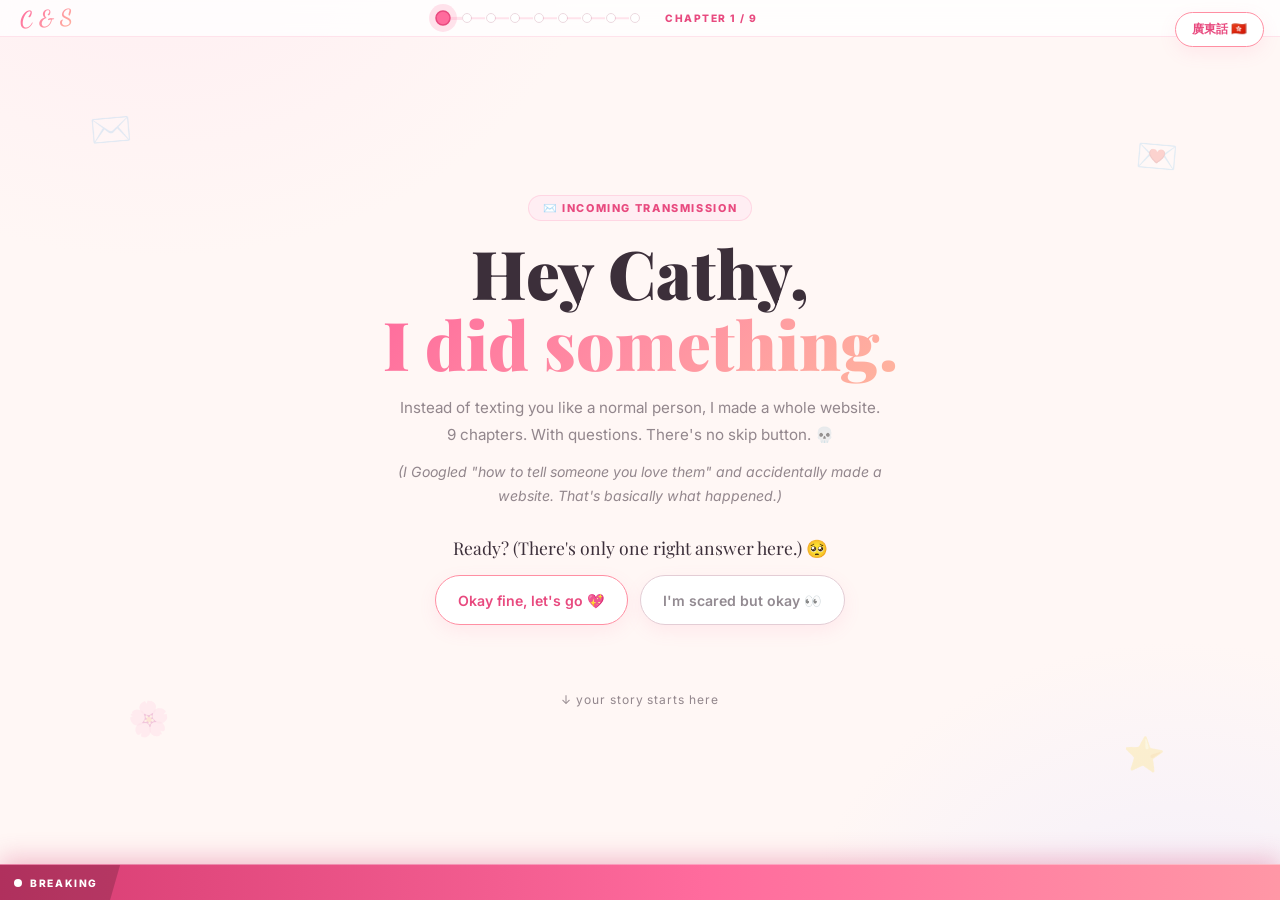
<file: index.html>
<!DOCTYPE html>
<html lang="en">
<head>
  <meta charset="UTF-8"/>
  <meta name="viewport" content="width=device-width, initial-scale=1.0"/>
  <title>Cathy 💖 — A Story in 9 Chapters</title>
  <link rel="preconnect" href="https://fonts.googleapis.com"/>
  <link href="https://fonts.googleapis.com/css2?family=Playfair+Display:ital,wght@0,400;0,700;0,900;1,400&family=Inter:wght@300;400;500;600;700;800&family=Dancing+Script:wght@600;700&display=swap" rel="stylesheet"/>
  <link rel="stylesheet" href="style.css?v=15"/>
</head>
<body>
  <canvas id="starsCanvas"></canvas>
  <div class="particles" id="particles"></div>

  <button class="lang-toggle" onclick="toggleLang()"><span id="langLabel">廣東話 🇭🇰</span></button>

  <nav class="chapter-nav">
    <span class="chapter-brand">C &amp; S</span>
    <div class="chapter-dots">
      <a href="index.html"    class="cdot active"    title="Ch 1 — The Beginning"></a>
      <a href="evidence.html" class="cdot"           title="Ch 2 — The Evidence"></a>
      <a href="contract.html" class="cdot"           title="Ch 3 — The Contract"></a>
      <a href="poem.html"     class="cdot"           title="Ch 4 — The Poem"></a>
      <a href="quiz.html"     class="cdot"           title="Ch 5 — The Quiz"></a>
      <a href="husband.html"  class="cdot"           title="Ch 6 — The Resume"></a>
      <a href="proposal.html" class="cdot"           title="Ch 7 — The Letter"></a>
      <a href="love.html"     class="cdot"           title="Ch 8 — The Question"></a>
      <a href="yes.html"      class="cdot"           title="Ch 9 — She Said Yes"></a>
    </div>
    <span class="chapter-label" data-en="Chapter 1 / 9" data-hk="第 一 章 / 9">Chapter 1 / 9</span>
  </nav>

  <section class="sec" id="main">
    <div class="deco d1">✉️</div>
    <div class="deco d2">💌</div>
    <div class="deco d3">🌸</div>
    <div class="deco d4">⭐</div>
    <div class="wrap">
      <div class="tag reveal"
           data-en="✉️ incoming transmission"
           data-hk="✉️ 緊急傳送中">✉️ incoming transmission</div>

      <h1 class="hero-h1 reveal" data-delay="150">
        <span data-en="Hey Cathy," data-hk="嗨，Cathy，">Hey Cathy,</span><br>
        <span class="grad" data-en="I did something." data-hk="我做咗件嘢。">I did something.</span>
      </h1>

      <p class="hero-p reveal" data-delay="300"
         data-en="Instead of texting you like a normal person, I made a whole website. 9 chapters. With questions. There is no skip button. I checked twice. I'm not sorry."
         data-hk="唔係好似正常人咁send訊息俾你，我整咗成個網站。9章。有問題題目。冇skip掣。我check過兩次。我唔覺得對唔住。">
        Instead of texting you like a normal person, I made a whole website.<br>
        9 chapters. With questions. There's no skip button. 💀
      </p>

      <p class="hero-p reveal" data-delay="450" style="font-size:.88rem;margin-top:-8px"
         data-en="(I Googled 'how to tell someone you love them' and accidentally made a website. That's essentially what happened.)"
         data-hk="（我Google「點樣話俾人知你鍾意佢」，然後不小心整咗個網站。大致上就係咁。）">
        <em>(I Googled "how to tell someone you love them" and accidentally made a website. That's basically what happened.)</em>
      </p>

      <div class="q-block reveal" data-delay="600">
        <p class="q-prompt"
           data-en="Ready? (There's only one right answer here.) 🥺"
           data-hk="準備好未？（呢度得一個正確答案。）🥺">Ready? (There's only one right answer here.) 🥺</p>
        <div class="q-answers">
          <button class="q-pick" onclick="beginStory(this)"
                  data-en="Okay fine, let's go 💖"
                  data-hk="好啦好啦，出發 💖">Okay fine, let's go 💖</button>
          <button class="q-pick ghost" onclick="beginStory(this)"
                  data-en="I'm scared but okay 👀"
                  data-hk="我驚但好啦 👀">I'm scared but okay 👀</button>
        </div>
        <p class="q-response" id="resp1"></p>
        <div id="nextBtn" style="display:none;margin-top:20px">
          <button class="btn btn-primary" onclick="goNext()">
            <span data-en="Chapter 2 — The Evidence →" data-hk="第二章 — 呈堂證供 →">Chapter 2 — The Evidence →</span>
          </button>
        </div>
      </div>

      <div class="scroll-hint reveal" data-delay="800"
           data-en="↓ your story starts here"
           data-hk="↓ 你嘅故事由此開始">↓ your story starts here</div>
    </div>
  </section>

  <div class="ticker-wrap">
    <div class="ticker-label">BREAKING</div>
    <div class="ticker-track"><div class="ticker-content">
      <span data-en="Website detected. 9 chapters. No escape. Proceed with caution. &nbsp;•&nbsp;" data-hk="偵測到網站。9章。無法逃脫。謹慎前行。&nbsp;•&nbsp;">Website detected. 9 chapters. No escape. Proceed with caution. &nbsp;•&nbsp;</span>
      <span data-en="Shreyas reportedly spent too long on this. You are worth every minute. &nbsp;•&nbsp;" data-hk="有報道指Shreyas花咗太多時間喺呢個上面。你值得每一分鐘。&nbsp;•&nbsp;">Shreyas reportedly spent too long on this. You are worth every minute. &nbsp;•&nbsp;</span>
      <span data-en="Breaking: Local man builds website instead of just saying 'I love you'. Experts baffled. &nbsp;•&nbsp;" data-hk="突發：本地男子建網站代替直接說「我愛你」。專家困惑。&nbsp;•&nbsp;">Breaking: Local man builds website instead of saying 'I love you'. Experts baffled. &nbsp;•&nbsp;</span>
    </div></div>
  </div>

  <canvas id="confettiCanvas"></canvas>
  <script>const _PAGE="index.html"; const _PAGE_IDX=0;</script>
  <script src="script.js?v=15"></script>
  <script>
    function beginStory(btn) {
      btn.classList.add('selected');
      btn.closest('.q-answers').querySelectorAll('.q-pick').forEach(b => { b.disabled=true; if(b!==btn) b.classList.add('faded'); });
      const resp = document.getElementById('resp1');
      const replies = { en: ["Yay! Okay here we go 🥰 — hold tight, it gets better.", "Aww don't be scared cutie 🥺 — I promise it's worth it."] };
      const idx = btn.classList.contains('ghost') ? 1 : 0;
      resp.textContent = (lang==='hk') ? (idx===0 ? '耶！出發喇 🥰 — 係好嘅。' : 'Aww 唔好驚啦靚女 🥺 — 呢個值得嘅。') : replies.en[idx];
      resp.classList.add('show');
      document.getElementById('nextBtn').style.display = 'block';
    }
  </script>
</body>
</html>
</file>
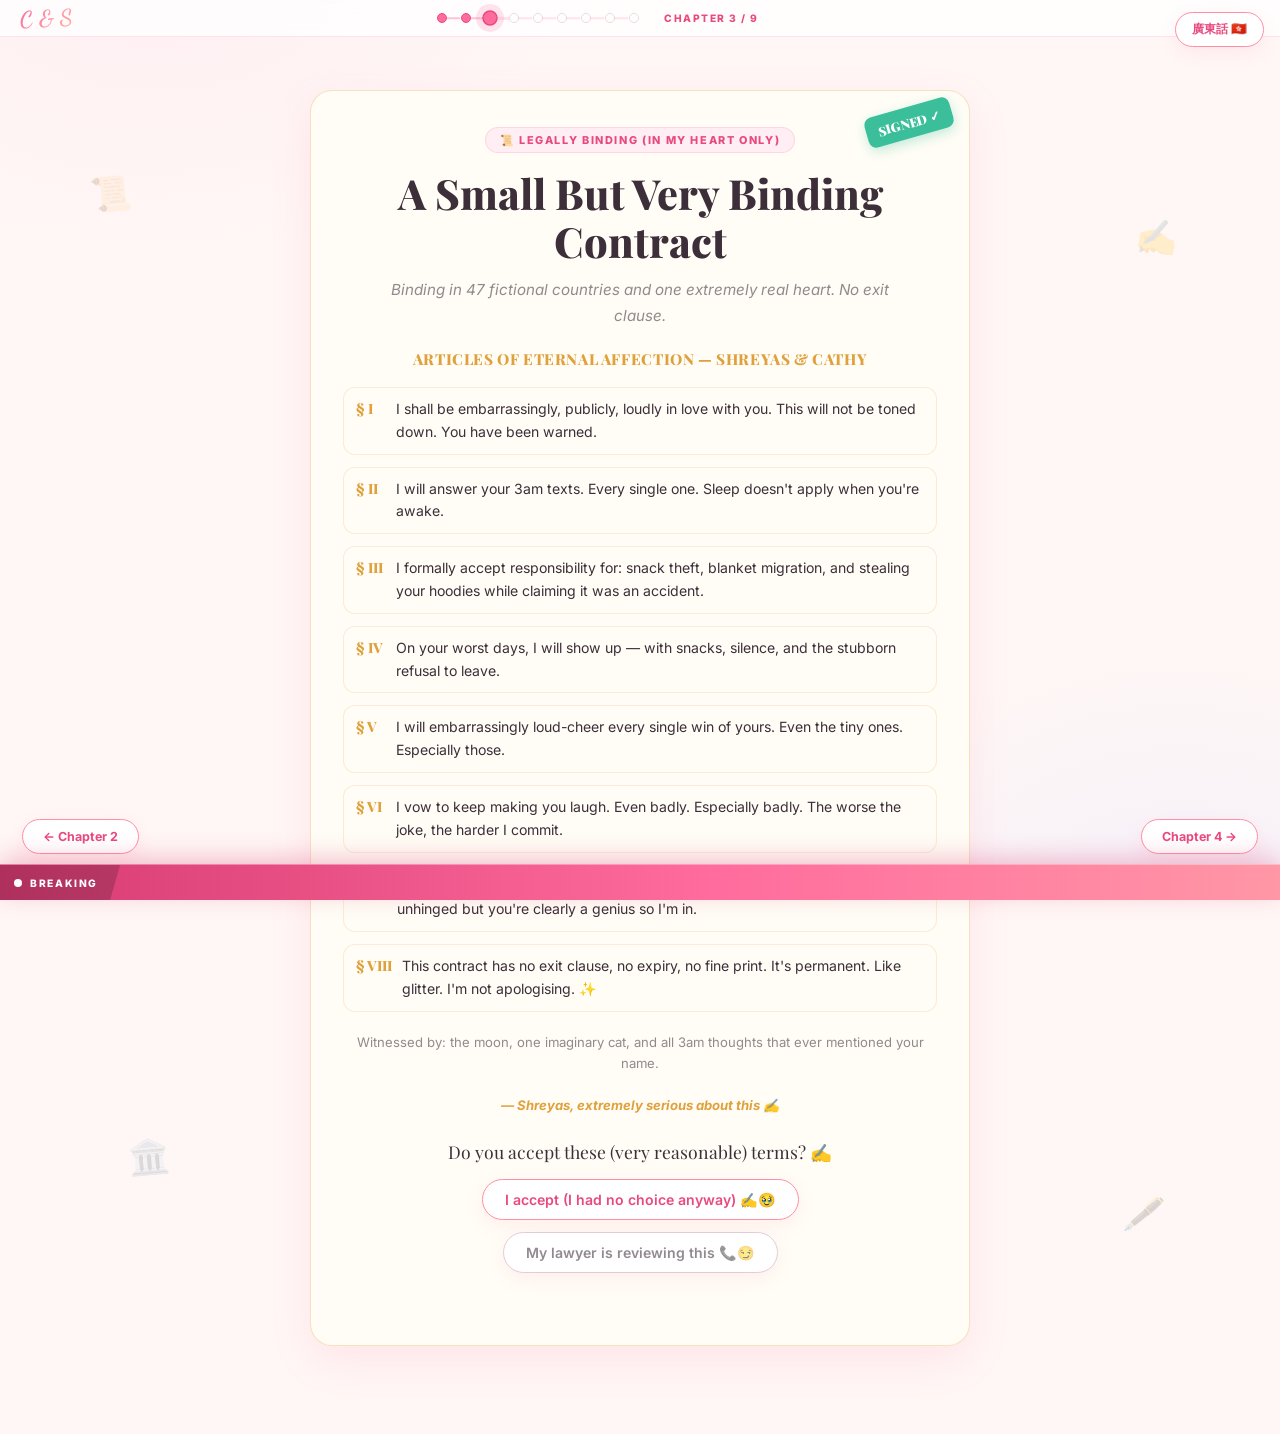
<file: contract.html>
<!DOCTYPE html>
<html lang="en">
<head>
  <meta charset="UTF-8"/>
  <meta name="viewport" content="width=device-width, initial-scale=1.0"/>
  <title>Chapter 3 — The Contract 📜</title>
  <link rel="preconnect" href="https://fonts.googleapis.com"/>
  <link href="https://fonts.googleapis.com/css2?family=Playfair+Display:ital,wght@0,400;0,700;0,900;1,400&family=Inter:wght@300;400;500;600;700;800&family=Dancing+Script:wght@600;700&display=swap" rel="stylesheet"/>
  <link rel="stylesheet" href="style.css?v=15"/>
</head>
<body>
  <canvas id="starsCanvas"></canvas>
  <div class="particles" id="particles"></div>
  <button class="lang-toggle" onclick="toggleLang()"><span id="langLabel">廣東話 🇭🇰</span></button>

  <nav class="chapter-nav">
    <span class="chapter-brand">C &amp; S</span>
    <div class="chapter-dots">
      <a href="index.html"    class="cdot page-link" title="Ch 1"></a>
      <a href="evidence.html" class="cdot page-link" title="Ch 2"></a>
      <a href="contract.html" class="cdot active"    title="Ch 3 — The Contract"></a>
      <a href="poem.html"     class="cdot"           title="Ch 4"></a>
      <a href="quiz.html"     class="cdot"           title="Ch 5"></a>
      <a href="husband.html"  class="cdot"           title="Ch 6"></a>
      <a href="proposal.html" class="cdot"           title="Ch 7"></a>
      <a href="love.html"     class="cdot"           title="Ch 8"></a>
      <a href="yes.html"      class="cdot"           title="Ch 9"></a>
    </div>
    <span class="chapter-label" data-en="Chapter 3 / 9" data-hk="第 三 章 / 9">Chapter 3 / 9</span>
  </nav>

  <section class="sec">
    <div class="deco d1">📜</div><div class="deco d2">✍️</div>
    <div class="deco d3">🏛️</div><div class="deco d4">🖋️</div>
    <div class="wrap">

      <div class="card parchment reveal">
        <div class="stamp" id="stamp">SIGNED ✓</div>

        <div class="tag"
             data-en="📜 legally binding (in my heart only)"
             data-hk="📜 具法律效力（僅限我嘅心入面）">📜 legally binding (in my heart only)</div>

        <h2 data-en="A Small But Very Binding Contract"
            data-hk="一份細細但非常具約束力嘅合約">A Small But Very Binding Contract</h2>

        <p class="sec-note"
           data-en="Binding in 47 fictional countries and one extremely real heart. No exit clause. No fine print. I checked."
           data-hk="喺47個虛構國家同一個非常真實嘅心入面具效力。冇終止條款。冇細字。我check過。">
          Binding in 47 fictional countries and one extremely real heart. No exit clause.
        </p>

        <div class="parchment-inner">
          <p class="ct-title" data-en="ARTICLES OF ETERNAL AFFECTION — SHREYAS &amp; CATHY"
             data-hk="永恆情感條款 — SHREYAS &amp; CATHY">ARTICLES OF ETERNAL AFFECTION — SHREYAS &amp; CATHY</p>
          <ul class="ct-list">

            <li class="ct-item">
              <span class="cn">§ I</span>
              <span data-en="I shall be embarrassingly, publicly, loudly in love with you. This will not be toned down. You have been warned."
                    data-hk="我將以令人尷尬、公開、大聲嘅方式愛你。呢個唔會被調低音量。你已被警告。">I shall be embarrassingly, publicly, loudly in love with you. This will not be toned down. You have been warned.</span>
            </li>

            <li class="ct-item">
              <span class="cn">§ II</span>
              <span data-en="I will answer your 3am texts. Every single one. Sleep is a concept that simply does not apply when you're awake."
                    data-hk="我將回覆你凌晨3點嘅每一條訊息。每一條。當你醒著，瞓覺係個唔適用嘅概念。">I will answer your 3am texts. Every single one. Sleep doesn't apply when you're awake.</span>
            </li>

            <li class="ct-item">
              <span class="cn">§ III</span>
              <span data-en="I formally accept full legal responsibility for: (a) all snack theft, (b) blanket migration, (c) stealing your hoodies on purpose while claiming it was an accident."
                    data-hk="我正式承擔全部法律責任：(a) 所有零食偷竊，(b) 被子遷移，(c) 故意偷你件衞衣但聲稱係意外。">I formally accept responsibility for: snack theft, blanket migration, and stealing your hoodies while claiming it was an accident.</span>
            </li>

            <li class="ct-item">
              <span class="cn">§ IV</span>
              <span data-en="On your worst days, I will show up. Not necessarily with solutions. But with snacks, silence, and the stubborn refusal to leave."
                    data-hk="在你最差嘅日子，我會出現。未必帶著解決方法。但帶著零食、沉默、同頑固拒絕離開嘅決心。">On your worst days, I will show up — with snacks, silence, and the stubborn refusal to leave.</span>
            </li>

            <li class="ct-item">
              <span class="cn">§ V</span>
              <span data-en="I will cheer embarrassingly loud at every single one of your wins. Even the tiny ones. ESPECIALLY the tiny ones. You deserve a standing ovation for existing, honestly."
                    data-hk="我將為你每一次勝利尷尬咁大聲歡呼。連細嘅都係。尤其係細嘅。老實講，你只係因為存在就值得起立鼓掌。">I will embarrassingly loud-cheer every single win of yours. Even the tiny ones. Especially those.</span>
            </li>

            <li class="ct-item">
              <span class="cn">§ VI</span>
              <span data-en="I vow to keep making you laugh. Even badly. Especially badly. The worse the joke, the harder I'll commit to it."
                    data-hk="我發誓繼續令你大笑。即使笑料很差。尤其係很差嗰時。笑話越差，我就越投入。">I vow to keep making you laugh. Even badly. Especially badly. The worse the joke, the harder I commit.</span>
            </li>

            <li class="ct-item">
              <span class="cn">§ VII</span>
              <span data-en="I will support your career, your dreams, your chaotic ambitions, and every plan you come up with at 11pm that sounds absolutely unhinged but you're clearly brilliant so I'm in."
                    data-hk="我將支持你嘅事業、夢想、混亂雄心，同每個你晚上11點想出嚟聽起來完全瘋狂但你明顯係天才所以我支持嘅計劃。">I will support your career, your dreams, and every 11pm plan that sounds unhinged but you're clearly a genius so I'm in.</span>
            </li>

            <li class="ct-item">
              <span class="cn">§ VIII</span>
              <span data-en="This contract contains no exit clause, no expiration date, and no fine print. It is permanent. Like glitter. Impossible to remove. I'm not apologising for that."
                    data-hk="本合約冇終止條款、冇到期日、冇細字。係永久嘅。就好似閃粉咁。無法去除。我唔為此道歉。">This contract has no exit clause, no expiry, no fine print. It's permanent. Like glitter. I'm not apologising. ✨</span>
            </li>

          </ul>
        </div>

        <div class="ct-sign">
          <span data-en="Witnessed by: the moon, one imaginary cat, and all 3am thoughts that ever mentioned your name."
                data-hk="見證人：月亮、一隻想象中嘅貓、同所有曾提及你名字嘅凌晨3點思緒。">
            Witnessed by: the moon, one imaginary cat, and all 3am thoughts that ever mentioned your name.
          </span><br><br>
          <em>— Shreyas, extremely serious about this ✍️</em>
        </div>

        <div style="margin-top:24px;text-align:center">
          <p class="q-prompt" data-en="Do you accept these (very reasonable) terms? ✍️"
             data-hk="你接唔接受呢啲（非常合理嘅）條款？✍️">Do you accept these (very reasonable) terms? ✍️</p>
          <div style="display:flex;gap:12px;justify-content:center;flex-wrap:wrap" id="contractBtns">
            <button class="q-pick" onclick="signContract(this,'agree')"
                    data-en="I accept (I had no choice anyway) ✍️🥹"
                    data-hk="我同意（我本來就冇得揀）✍️🥹">I accept (I had no choice anyway) ✍️🥹</button>
            <button class="q-pick ghost" onclick="signContract(this,'lawyer')"
                    data-en="My lawyer is reviewing this 📞😏"
                    data-hk="俾我打俾律師先 📞😏">My lawyer is reviewing this 📞😏</button>
          </div>
          <p class="q-response" id="contractResp"></p>
          <div id="nextBtn" style="display:none;margin-top:20px">
            <button class="btn btn-primary" onclick="goNext()">
              <span data-en="Chapter 4 — The Poem →" data-hk="第四章 — 一首詩 →">Chapter 4 — The Poem →</span>
            </button>
          </div>
        </div>
      </div>

    </div>
  </section>

  <div class="page-nav">
    <a href="evidence.html" class="page-link">← Chapter 2</a>
    <span class="spacer"></span>
    <button onclick="goNext()">Chapter 4 →</button>
  </div>

  <div class="ticker-wrap">
    <div class="ticker-label">BREAKING</div>
    <div class="ticker-track"><div class="ticker-content">
      <span>Contract filed. 8 articles. Zero exit clauses. Legal team unavailable (also distracted by snacks). &nbsp;•&nbsp;</span>
      <span>§ III officially the most relatable clause. Sources: blanket theft incident, 2024. &nbsp;•&nbsp;</span>
      <span>Stamp of approval pending. Your signature required. &nbsp;•&nbsp;</span>
    </div></div>
  </div>

  <canvas id="confettiCanvas"></canvas>
  <script>const _PAGE="contract.html"; const _PAGE_IDX=2;</script>
  <script src="script.js?v=15"></script>
  <script>
    function signContract(btn, key) {
      document.getElementById('contractBtns').querySelectorAll('.q-pick').forEach(b => { b.disabled=true; if(b!==btn) b.classList.add('faded'); });
      btn.classList.add('selected');
      const msgs = {
        agree:  { en:"Signed, sealed, yours. No takebacks ever. ✍️💖", hk:"簽咗、封咗、係你嘅喇。永遠唔可以反悔。✍️💖" },
        lawyer: { en:"Your lawyer called. They reviewed it. They said yes. 📞😏", hk:"你律師打嚟。佢睇過。佢話yes。📞😏" }
      };
      const r = document.getElementById('contractResp');
      r.textContent = msgs[key][lang]; r.classList.add('show');
      document.getElementById('nextBtn').style.display = 'block';
    }
  </script>
</body>
</html>
</file>
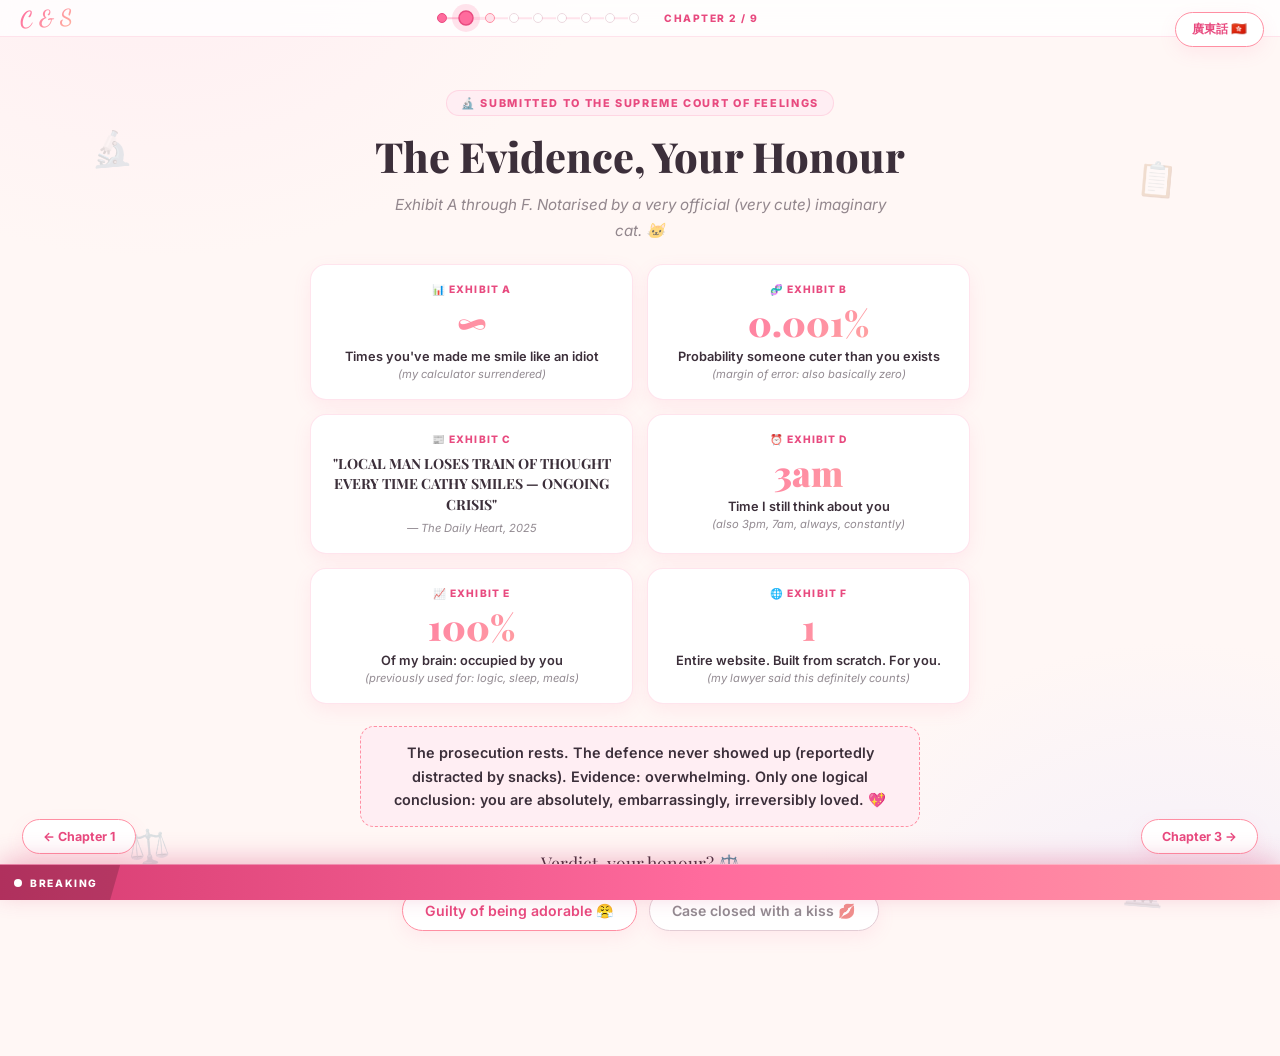
<file: evidence.html>
<!DOCTYPE html>
<html lang="en">
<head>
  <meta charset="UTF-8"/>
  <meta name="viewport" content="width=device-width, initial-scale=1.0"/>
  <title>Chapter 2 — The Evidence 🔬</title>
  <link rel="preconnect" href="https://fonts.googleapis.com"/>
  <link href="https://fonts.googleapis.com/css2?family=Playfair+Display:ital,wght@0,400;0,700;0,900;1,400&family=Inter:wght@300;400;500;600;700;800&family=Dancing+Script:wght@600;700&display=swap" rel="stylesheet"/>
  <link rel="stylesheet" href="style.css?v=15"/>
</head>
<body>
  <canvas id="starsCanvas"></canvas>
  <div class="particles" id="particles"></div>
  <button class="lang-toggle" onclick="toggleLang()"><span id="langLabel">廣東話 🇭🇰</span></button>

  <nav class="chapter-nav">
    <span class="chapter-brand">C &amp; S</span>
    <div class="chapter-dots">
      <a href="index.html"    class="cdot page-link" title="Ch 1"></a>
      <a href="evidence.html" class="cdot active"    title="Ch 2 — The Evidence"></a>
      <a href="contract.html" class="cdot"           title="Ch 3"></a>
      <a href="poem.html"     class="cdot"           title="Ch 4"></a>
      <a href="quiz.html"     class="cdot"           title="Ch 5"></a>
      <a href="husband.html"  class="cdot"           title="Ch 6"></a>
      <a href="proposal.html" class="cdot"           title="Ch 7"></a>
      <a href="love.html"     class="cdot"           title="Ch 8"></a>
      <a href="yes.html"      class="cdot"           title="Ch 9"></a>
    </div>
    <span class="chapter-label" data-en="Chapter 2 / 9" data-hk="第 二 章 / 9">Chapter 2 / 9</span>
  </nav>

  <section class="sec">
    <div class="deco d1">🔬</div><div class="deco d2">📋</div>
    <div class="deco d3">⚖️</div><div class="deco d4">🏛️</div>
    <div class="wrap">

      <div class="tag reveal"
           data-en="🔬 submitted to the supreme court of feelings"
           data-hk="🔬 已提交感情最高法院">🔬 submitted to the supreme court of feelings</div>

      <h2 class="reveal" data-delay="120"
          data-en="The Evidence, Your Honour"
          data-hk="呈堂證供，法官大人">The Evidence, Your Honour</h2>

      <p class="sec-note reveal" data-delay="240"
         data-en="Exhibit A through F. All notarised by a very official (and very cute) imaginary cat."
         data-hk="證物A至F。由一隻非常官方（非常得意）嘅想象中貓咪公證。">
        Exhibit A through F. Notarised by a very official (very cute) imaginary cat. 🐱
      </p>

      <div class="ev-grid reveal" data-delay="360">
        <div class="ev-card">
          <div class="ev-top">📊 Exhibit A</div>
          <div class="ev-big">∞</div>
          <div class="ev-label" data-en="Times you've made me smile like an idiot" data-hk="你令我傻笑嘅次數">Times you've made me smile like an idiot</div>
          <div class="ev-note" data-en="(my calculator surrendered)" data-hk="（我個計算機已投降）">(my calculator surrendered)</div>
        </div>

        <div class="ev-card">
          <div class="ev-top">🧬 Exhibit B</div>
          <div class="ev-big">0.001%</div>
          <div class="ev-label" data-en="Probability someone cuter than you exists" data-hk="有人比你更可愛嘅機率">Probability someone cuter than you exists</div>
          <div class="ev-note" data-en="(margin of error: also basically zero)" data-hk="（誤差範圍：都係差唔多零）">(margin of error: also basically zero)</div>
        </div>

        <div class="ev-card">
          <div class="ev-top">📰 Exhibit C</div>
          <div class="ev-headline" data-en="&quot;LOCAL MAN LOSES TRAIN OF THOUGHT EVERY TIME CATHY SMILES — ONGOING CRISIS&quot;" data-hk="&quot;本地男子每次Cathy微笑時完全失憶 — 持續危機&quot;">"LOCAL MAN LOSES TRAIN OF THOUGHT EVERY TIME CATHY SMILES — ONGOING CRISIS"</div>
          <div class="ev-note" data-en="— The Daily Heart, 2025" data-hk="— 每日心報，2025年">— The Daily Heart, 2025</div>
        </div>

        <div class="ev-card">
          <div class="ev-top">⏰ Exhibit D</div>
          <div class="ev-big">3am</div>
          <div class="ev-label" data-en="Time I still think about you" data-hk="我仍在想你的時間">Time I still think about you</div>
          <div class="ev-note" data-en="(also 3pm, 7am, always, constantly)" data-hk="（同埋下午3點、早上7點、永遠、一直）">(also 3pm, 7am, always, constantly)</div>
        </div>

        <div class="ev-card">
          <div class="ev-top">📈 Exhibit E</div>
          <div class="ev-big">100%</div>
          <div class="ev-label" data-en="Of my brain: occupied by you" data-hk="我大腦：被你佔據">Of my brain: occupied by you</div>
          <div class="ev-note" data-en="(previously used for: logic, sleep, meals)" data-hk="（之前用來：邏輯、睡眠、三餐）">(previously used for: logic, sleep, meals)</div>
        </div>

        <div class="ev-card">
          <div class="ev-top">🌐 Exhibit F</div>
          <div class="ev-big">1</div>
          <div class="ev-label" data-en="Entire website. Built from scratch. For you." data-hk="一個完整網站。由零開始。為你而建。">Entire website. Built from scratch. For you.</div>
          <div class="ev-note" data-en="(my lawyer said this definitely counts)" data-hk="（我律師話呢個絕對算數）">(my lawyer said this definitely counts)</div>
        </div>
      </div>

      <div class="ev-verdict reveal" data-delay="500"
           data-en="The prosecution rests. The defence never showed up (reportedly distracted by snacks). Evidence is overwhelming. Only one logical conclusion: you are absolutely, embarrassingly, irreversibly loved. 💖"
           data-hk="控方結案。辯方從未出現（據報被零食分心）。證據確鑿。唯一合乎邏輯嘅結論：你被絕對、令人尷尬、不可逆轉咁愛著。💖">
        The prosecution rests. The defence never showed up (reportedly distracted by snacks). Evidence: overwhelming. Only one logical conclusion: you are absolutely, embarrassingly, irreversibly loved. 💖
      </div>

      <div style="margin-top:24px" class="reveal" data-delay="600">
        <p class="q-prompt" data-en="Verdict, your honour? ⚖️" data-hk="你嘅裁決，法官大人？⚖️">Verdict, your honour? ⚖️</p>
        <div style="display:flex;gap:12px;justify-content:center;flex-wrap:wrap" id="verdictBtns">
          <button class="q-pick" onclick="giveVerdict(this,'guilty')"
                  data-en="Guilty of being adorable 😤" data-hk="可愛罪成立 😤">Guilty of being adorable 😤</button>
          <button class="q-pick ghost" onclick="giveVerdict(this,'convinced')"
                  data-en="Case closed with a kiss 💋" data-hk="以一個吻結案 💋">Case closed with a kiss 💋</button>
        </div>
        <p class="q-response" id="verdictResp"></p>
        <div id="nextBtn" style="display:none;margin-top:20px;text-align:center">
          <button class="btn btn-primary" onclick="goNext()">
            <span data-en="Chapter 3 — The Contract →" data-hk="第三章 — 合約 →">Chapter 3 — The Contract →</span>
          </button>
        </div>
      </div>
    </div>
  </section>

  <div class="page-nav">
    <a href="index.html" class="page-link">← Chapter 1</a>
    <span class="spacer"></span>
    <button onclick="goNext()">Chapter 3 →</button>
  </div>

  <div class="ticker-wrap">
    <div class="ticker-label">BREAKING</div>
    <div class="ticker-track"><div class="ticker-content">
      <span>Exhibit F (one entire website) admitted as evidence. Court stunned. &nbsp;•&nbsp;</span>
      <span>Defence never arrived. Reportedly distracted by snacks. &nbsp;•&nbsp;</span>
      <span>All 6 exhibits point to the same conclusion. You know what it is. &nbsp;•&nbsp;</span>
    </div></div>
  </div>

  <canvas id="confettiCanvas"></canvas>
  <script>const _PAGE="evidence.html"; const _PAGE_IDX=1;</script>
  <script src="script.js?v=15"></script>
  <script>
    function giveVerdict(btn, key) {
      document.getElementById('verdictBtns').querySelectorAll('.q-pick').forEach(b => { b.disabled=true; if(b!==btn) b.classList.add('faded'); });
      btn.classList.add('selected');
      const msgs = {
        guilty:    { en:"Guilty as charged. I'll serve a life sentence with you 😤💖", hk:"可愛罪成立。我願意同你一齊服無期徒刑 😤💖" },
        convinced: { en:"Court is VERY pleased. Case closed. With a big kiss. 💋", hk:"法庭非常滿意。案件結束。帶一個大吻。💋" }
      };
      const r = document.getElementById('verdictResp');
      r.textContent = msgs[key][lang]; r.classList.add('show');
      document.getElementById('nextBtn').style.display = 'block';
    }
  </script>
</body>
</html>
</file>
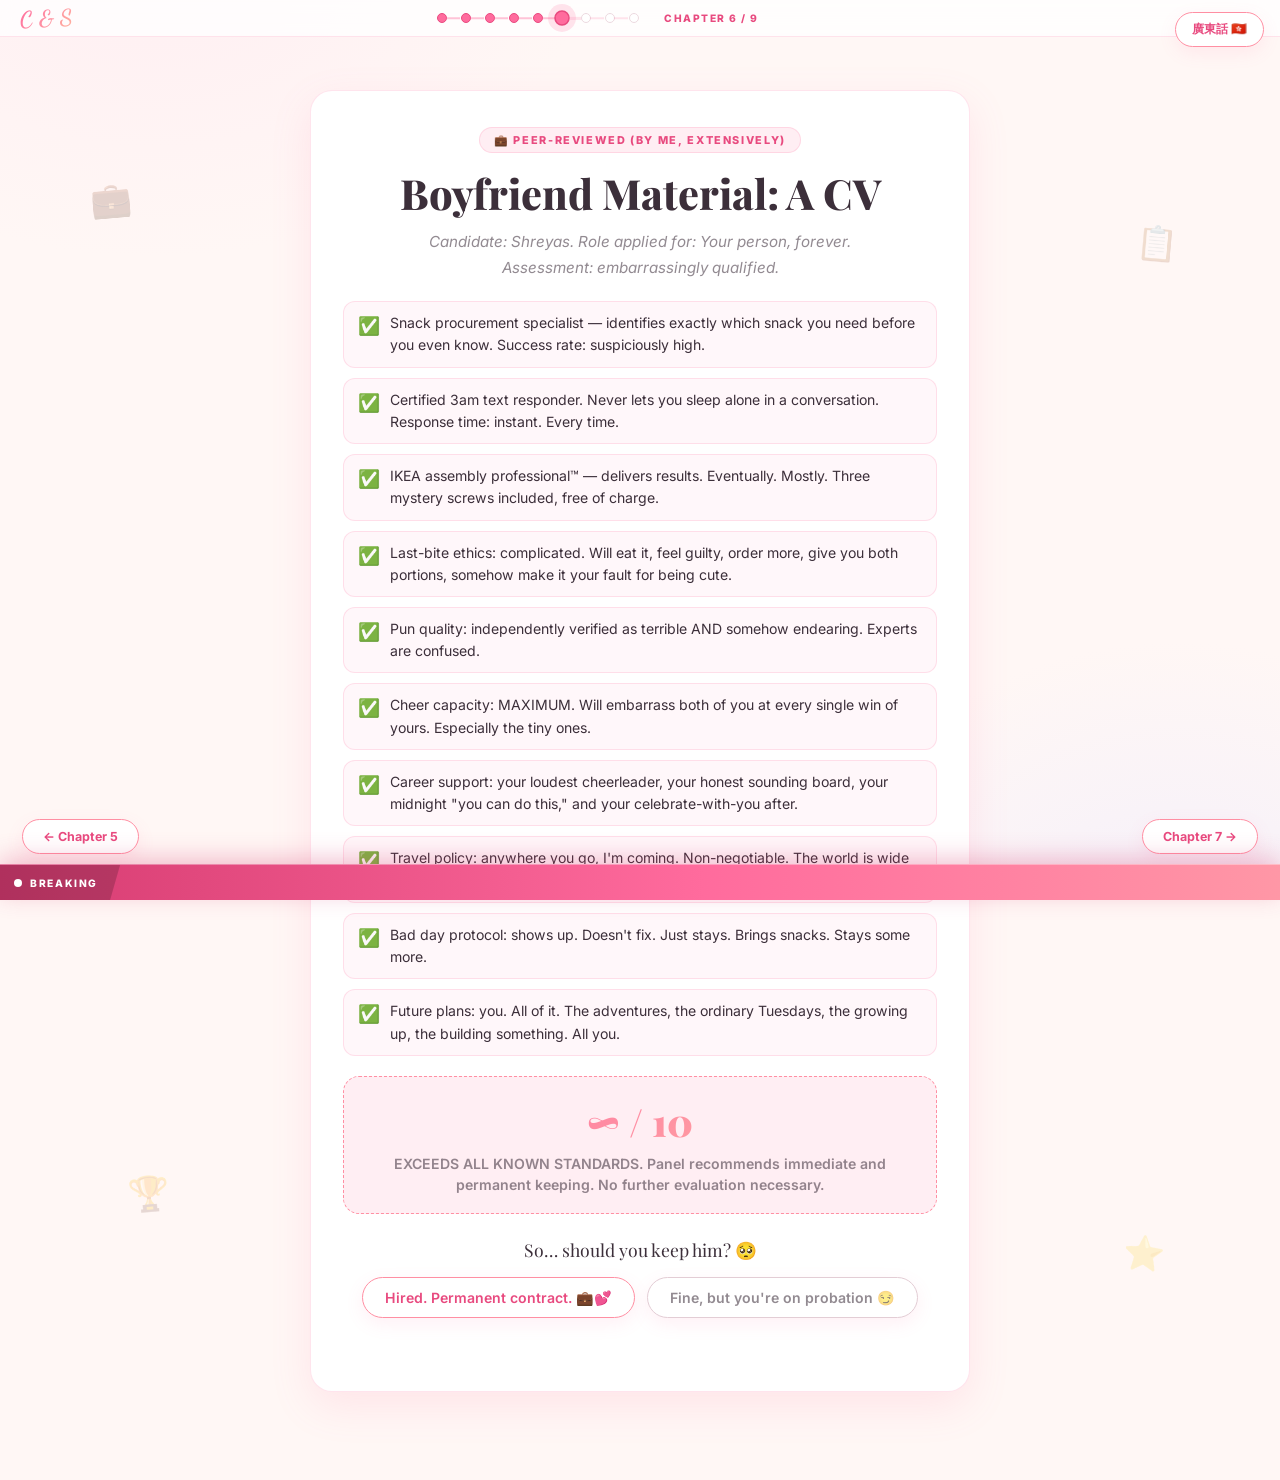
<file: husband.html>
<!DOCTYPE html>
<html lang="en">
<head>
  <meta charset="UTF-8"/>
  <meta name="viewport" content="width=device-width, initial-scale=1.0"/>
  <title>Chapter 6 — The Resume 💼</title>
  <link rel="preconnect" href="https://fonts.googleapis.com"/>
  <link href="https://fonts.googleapis.com/css2?family=Playfair+Display:ital,wght@0,400;0,700;0,900;1,400&family=Inter:wght@300;400;500;600;700;800&family=Dancing+Script:wght@600;700&display=swap" rel="stylesheet"/>
  <link rel="stylesheet" href="style.css?v=15"/>
</head>
<body>
  <canvas id="starsCanvas"></canvas>
  <div class="particles" id="particles"></div>
  <button class="lang-toggle" onclick="toggleLang()"><span id="langLabel">廣東話 🇭🇰</span></button>

  <nav class="chapter-nav">
    <span class="chapter-brand">C &amp; S</span>
    <div class="chapter-dots">
      <a href="index.html"    class="cdot page-link" title="Ch 1"></a>
      <a href="evidence.html" class="cdot page-link" title="Ch 2"></a>
      <a href="contract.html" class="cdot page-link" title="Ch 3"></a>
      <a href="poem.html"     class="cdot page-link" title="Ch 4"></a>
      <a href="quiz.html"     class="cdot page-link" title="Ch 5"></a>
      <a href="husband.html"  class="cdot active"    title="Ch 6 — The Resume"></a>
      <a href="proposal.html" class="cdot"           title="Ch 7"></a>
      <a href="love.html"     class="cdot"           title="Ch 8"></a>
      <a href="yes.html"      class="cdot"           title="Ch 9"></a>
    </div>
    <span class="chapter-label" data-en="Chapter 6 / 9" data-hk="第 六 章 / 9">Chapter 6 / 9</span>
  </nav>

  <section class="sec">
    <div class="deco d1">💼</div><div class="deco d2">📋</div>
    <div class="deco d3">🏆</div><div class="deco d4">⭐</div>
    <div class="wrap">
      <div class="card reveal">

        <div class="tag"
             data-en="💼 peer-reviewed (by me, extensively)"
             data-hk="💼 同行評審（由我，非常詳盡）">💼 peer-reviewed (by me, extensively)</div>

        <h2 data-en="Boyfriend Material: A CV" data-hk="好男友料子：一份履歷表">Boyfriend Material: A CV</h2>

        <p class="sec-note"
           data-en="Candidate: Shreyas. Role applied for: Your person, forever. Assessment: embarrassingly qualified."
           data-hk="候選人：Shreyas。申請職位：你嘅人，永遠。評估：尷尬地合資格。">
          Candidate: Shreyas. Role applied for: Your person, forever. Assessment: embarrassingly qualified.
        </p>

        <ul class="hm-list">
          <li class="hm-item"><span class="hm-icon">✅</span>
            <span data-en="Snack procurement specialist — can identify exactly which snack you need before you even know you need it. Success rate: suspiciously high."
                  data-hk="零食採購專家 — 喺你知道之前已經知道你需要邊款零食。成功率：可疑地高。">Snack procurement specialist — identifies exactly which snack you need before you even know. Success rate: suspiciously high.</span></li>

          <li class="hm-item"><span class="hm-icon">✅</span>
            <span data-en="Certified 3am text responder — never lets you sleep alone in a conversation. Response time: instant. Every time."
                  data-hk="凌晨3點回覆訊息認證達人 — 從不讓你獨自睡在一段對話裡。回覆時間：即時。每一次。">Certified 3am text responder. Never lets you sleep alone in a conversation. Response time: instant. Every time.</span></li>

          <li class="hm-item"><span class="hm-icon">✅</span>
            <span data-en="IKEA assembly professional™ — delivers results. Eventually. Mostly. Three mystery screws included at no extra charge."
                  data-hk="宜家傢具組裝專業人士™ — 有結果。最終。大致上。附送三粒神秘螺絲，不收額外費用。">IKEA assembly professional™ — delivers results. Eventually. Mostly. Three mystery screws included, free of charge.</span></li>

          <li class="hm-item"><span class="hm-icon">✅</span>
            <span data-en="Last-bite ethics: complicated — will eat it, feel deeply guilty, immediately order more, give you both portions, and somehow make it your fault for being cute."
                  data-hk="最後一啖倫理：複雜 — 會食咗、深感內疚、即時再叫多份、俾你兩份，然後不知怎地係你嘅錯因為你太可愛。">Last-bite ethics: complicated. Will eat it, feel guilty, order more, give you both portions, somehow make it your fault for being cute.</span></li>

          <li class="hm-item"><span class="hm-icon">✅</span>
            <span data-en="Pun quality: independently verified as terrible AND somehow endearing. Experts are confused."
                  data-hk="諧音梗質量：獨立核實為極差同某程度上令人喜愛。專家困惑中。">Pun quality: independently verified as terrible AND somehow endearing. Experts are confused.</span></li>

          <li class="hm-item"><span class="hm-icon">✅</span>
            <span data-en="Cheer capacity: MAXIMUM — will embarrass both of you at every single win of yours. Even the tiny ones. Especially those."
                  data-hk="歡呼能力：最大值 — 會為你每一次勝利令你哋兩個都尷尬。連細嘅都係。尤其係嗰啲。">Cheer capacity: MAXIMUM. Will embarrass both of you at every single win of yours. Especially the tiny ones.</span></li>

          <li class="hm-item"><span class="hm-icon">✅</span>
            <span data-en="Career support: will be your loudest cheerleader, your honest sounding board, your 'you can do this' at midnight, your celebrate-with-you after."
                  data-hk="事業支持：將成為你最大聲嘅啦啦隊、你誠實嘅意見板、你午夜嘅「你可以做到」、你之後嘅慶祝夥伴。">Career support: your loudest cheerleader, your honest sounding board, your midnight "you can do this," and your celebrate-with-you after.</span></li>

          <li class="hm-item"><span class="hm-icon">✅</span>
            <span data-en="Travel policy: anywhere you go, I'm coming. Non-negotiable. The world is big and I want to see every corner of it with you specifically."
                  data-hk="旅行政策：你去邊，我就去邊。不可談判。世界好大，我想同你一齊探索每一個角落。">Travel policy: anywhere you go, I'm coming. Non-negotiable. The world is wide and I want every corner of it with you.</span></li>

          <li class="hm-item"><span class="hm-icon">✅</span>
            <span data-en="Bad day protocol: shows up. Doesn't fix. Just stays. Brings snacks. Asks how you feel. Stays some more."
                  data-hk="壞日子協議：出現。唔修復。只係留低。帶零食。問你點感覺。再留多陣。">Bad day protocol: shows up. Doesn't fix. Just stays. Brings snacks. Stays some more.</span></li>

          <li class="hm-item"><span class="hm-icon">✅</span>
            <span data-en="Future plans: you. All of it. The adventures, the ordinary Tuesdays, the growing up, the building something together. All you."
                  data-hk="未來計劃：你。全部。冒險、平凡嘅星期二、成長、一齊建立嘢。全部都係你。">Future plans: you. All of it. The adventures, the ordinary Tuesdays, the growing up, the building something. All you.</span></li>
        </ul>

        <div class="hm-verdict">
          <div class="hm-score">∞ / 10</div>
          <p data-en="EXCEEDS ALL KNOWN STANDARDS. Panel recommends immediate and permanent keeping. No further evaluation necessary. Case closed."
             data-hk="超越所有已知標準。評審委員會建議即刻永久保留。毋須進一步評估。案件結束。">
            EXCEEDS ALL KNOWN STANDARDS. Panel recommends immediate and permanent keeping. No further evaluation necessary.
          </p>
        </div>

        <div style="margin-top:24px;text-align:center">
          <p class="q-prompt" data-en="So… should you keep him? 🥺" data-hk="咁… 你keep唔keep佢？🥺">So… should you keep him? 🥺</p>
          <div style="display:flex;gap:12px;justify-content:center;flex-wrap:wrap" id="keepBtns">
            <button class="q-pick" onclick="keepHim(this,'keep')"
                    data-en="Hired. Permanent contract. 💼💕"
                    data-hk="請咗。永久合約。💼💕">Hired. Permanent contract. 💼💕</button>
            <button class="q-pick ghost" onclick="keepHim(this,'probation')"
                    data-en="Fine, but you're on probation 😏"
                    data-hk="好啦，但你試用期住 😏">Fine, but you're on probation 😏</button>
          </div>
          <p class="q-response" id="keepResp"></p>
          <div id="nextBtn" style="display:none;margin-top:20px">
            <button class="btn btn-primary" onclick="goNext()">
              <span data-en="Chapter 7 — The Letter →" data-hk="第七章 — 一封信 →">Chapter 7 — The Letter →</span>
            </button>
          </div>
        </div>

      </div>
    </div>
  </section>

  <div class="page-nav">
    <a href="quiz.html" class="page-link">← Chapter 5</a>
    <span class="spacer"></span>
    <button onclick="goNext()">Chapter 7 →</button>
  </div>

  <div class="ticker-wrap">
    <div class="ticker-label">BREAKING</div>
    <div class="ticker-track"><div class="ticker-content">
      <span>CV submitted. Panel gives ∞/10. Panel has never given ∞/10 before. Panel is emotional. &nbsp;•&nbsp;</span>
      <span>Three mystery IKEA screws still unaccounted for. Investigation ongoing. &nbsp;•&nbsp;</span>
      <span>Last-bite incident of 2024 officially reclassified as "an act of love, sort of". &nbsp;•&nbsp;</span>
    </div></div>
  </div>

  <canvas id="confettiCanvas"></canvas>
  <script>const _PAGE="husband.html"; const _PAGE_IDX=5;</script>
  <script src="script.js?v=15"></script>
  <script>
    function keepHim(btn, key) {
      document.getElementById('keepBtns').querySelectorAll('.q-pick').forEach(b => { b.disabled=true; if(b!==btn) b.classList.add('faded'); });
      btn.classList.add('selected');
      const msgs = {
        keep:      { en:"Best hire of your life. Starting immediately. No notice period. 💼💕", hk:"你一生最正嘅聘請。即刻上工。冇通知期。💼💕" },
        probation: { en:"I'll pass probation in record time. Already started. Watch me. 😏", hk:"我會破紀錄咁通過試用期。已經開始。睇住。😏" }
      };
      const r = document.getElementById('keepResp');
      r.textContent = msgs[key][lang]; r.classList.add('show');
      document.getElementById('nextBtn').style.display = 'block';
    }
  </script>
</body>
</html>
</file>
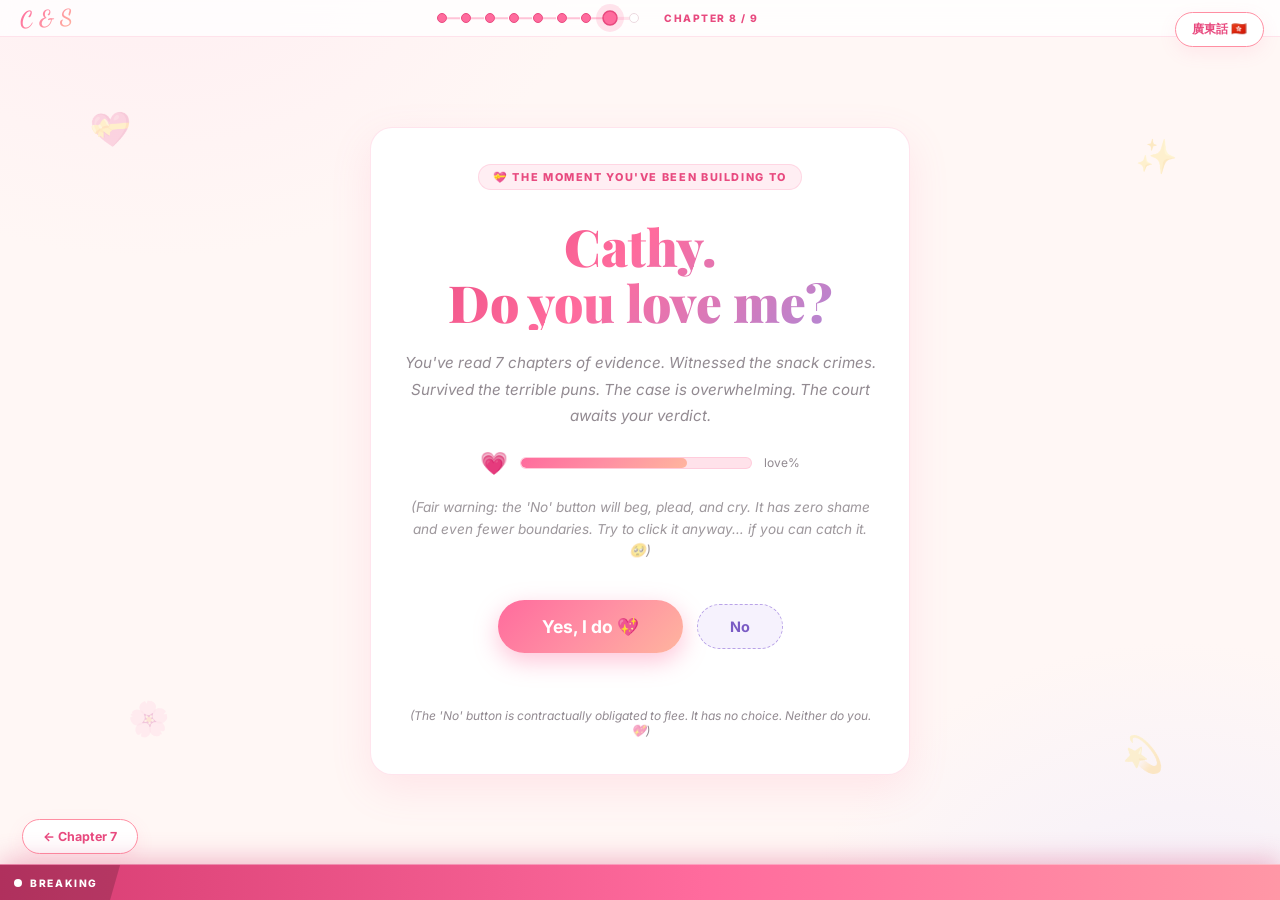
<file: love.html>
<!DOCTYPE html>
<html lang="en">
<head>
  <meta charset="UTF-8"/>
  <meta name="viewport" content="width=device-width, initial-scale=1.0"/>
  <title>Chapter 8 — The Question 💝</title>
  <link rel="preconnect" href="https://fonts.googleapis.com"/>
  <link href="https://fonts.googleapis.com/css2?family=Playfair+Display:ital,wght@0,400;0,700;0,900;1,400&family=Inter:wght@300;400;500;600;700;800&family=Dancing+Script:wght@600;700&display=swap" rel="stylesheet"/>
  <link rel="stylesheet" href="style.css?v=15"/>
  <style>
    .love-card { position:relative; }
    .big-question {
      font-family:'Playfair Display',serif; font-weight:900;
      font-size:clamp(2rem,6vw,3.2rem); line-height:1.1;
      margin:12px 0 20px;
      background:linear-gradient(135deg,#e84a7f 0%,#ff6b9d 45%,#a78bdc 100%);
      -webkit-background-clip:text; -webkit-text-fill-color:transparent; background-clip:text;
    }
    .love-note {
      font-size:.85rem; color:rgba(60,47,58,0.5);
      font-style:italic; margin-top:10px; line-height:1.6;
    }
    .no-btn-wrap { position:relative; min-height:60px; display:flex; align-items:center; justify-content:center; }
  </style>
</head>
<body>
  <canvas id="starsCanvas"></canvas>
  <div class="particles" id="particles"></div>
  <button class="lang-toggle" onclick="toggleLang()"><span id="langLabel">廣東話 🇭🇰</span></button>

  <nav class="chapter-nav">
    <span class="chapter-brand">C &amp; S</span>
    <div class="chapter-dots">
      <a href="index.html"    class="cdot page-link" title="Ch 1"></a>
      <a href="evidence.html" class="cdot page-link" title="Ch 2"></a>
      <a href="contract.html" class="cdot page-link" title="Ch 3"></a>
      <a href="poem.html"     class="cdot page-link" title="Ch 4"></a>
      <a href="quiz.html"     class="cdot page-link" title="Ch 5"></a>
      <a href="husband.html"  class="cdot page-link" title="Ch 6"></a>
      <a href="proposal.html" class="cdot page-link" title="Ch 7"></a>
      <a href="love.html"     class="cdot active"    title="Ch 8 — The Question"></a>
      <a href="yes.html"      class="cdot"           title="Ch 9"></a>
    </div>
    <span class="chapter-label" data-en="Chapter 8 / 9" data-hk="第 八 章 / 9">Chapter 8 / 9</span>
  </nav>

  <section class="sec">
    <div class="deco d1">💝</div><div class="deco d2">✨</div>
    <div class="deco d3">🌸</div><div class="deco d4">💫</div>
    <div class="wrap">
      <div class="card love-card reveal" style="max-width:540px;margin:0 auto">

        <div class="tag"
             data-en="💝 the moment you've been building to"
             data-hk="💝 你一直積累到嘅時刻">💝 the moment you've been building to</div>

        <p class="big-question"
           data-en="Cathy.<br>Do you love me?"
           data-hk="Cathy。<br>你愛我嗎？">Cathy.<br>Do you love me?</p>

        <p class="sec-note"
           data-en="You've read 7 chapters of evidence. Witnessed the snack crimes. Survived the terrible puns. Read the contract. Felt the poem. The case is overwhelming. The court awaits your verdict."
           data-hk="你已睇完7章嘅證據。見證咗零食罪案。捱過咗爛諧音梗。睇過合約。感受過首詩。案情確鑿。法庭等待你嘅裁決。">
          You've read 7 chapters of evidence. Witnessed the snack crimes. Survived the terrible puns. The case is overwhelming. The court awaits your verdict.
        </p>

        <div class="love-meter-wrap">
          <span class="love-meter-icon">💗</span>
          <div class="love-meter-track"><div class="love-meter-fill" id="loveFill"></div></div>
          <span style="font-size:.75rem;color:var(--text-s);" data-en="love%" data-hk="愛情%">love%</span>
        </div>

        <p class="love-note"
           data-en="(Fair warning: the 'No' button will beg, plead, and cry. It has zero shame and even fewer boundaries. Try to click it anyway… if you can catch it. 🥺)"
           data-hk="（友情提示：「唔係」掣會求你、會喊、會死纏爛打。佢完全冇尊嚴，仲冇底線。你照撳佢吖… 如果你捉到佢嘅話。🥺）">
          (Fair warning: the 'No' button will beg, plead, and cry. It has zero shame and even fewer boundaries. Try to click it anyway… if you can catch it. 🥺)
        </p>

        <div class="btn-row" style="position:relative;min-height:80px;margin-top:24px">
          <button class="btn btn-yes btn-huge pulse-btn" onclick="handleYes()"
                  data-en="Yes, I do 💖"
                  data-hk="係，我愛你 💖">Yes, I do 💖</button>
          <button class="btn btn-no" id="noBtn1"
                  onmouseover="runAway(this)" ontouchstart="runAway(this)"
                  data-en="No" data-hk="唔係">No</button>
        </div>

        <p class="escape-msg" id="escapeMsg"></p>

        <p class="maybe-note"
           data-en="(The 'No' button is contractually obligated to run away. It has no choice. Neither, honestly, do you. 💖)"
           data-hk="（「唔係」掣根據合約必須逃跑。佢冇得揀。老實講，你都冇。💖）">
          (The 'No' button is contractually obligated to flee. It has no choice. Neither do you. 💖)
        </p>

      </div>
    </div>
  </section>

  <div class="page-nav">
    <a href="proposal.html" class="page-link">← Chapter 7</a>
    <span class="spacer"></span>
  </div>

  <div class="ticker-wrap">
    <div class="ticker-label">BREAKING</div>
    <div class="ticker-track"><div class="ticker-content">
      <span data-en="The 'No' button has already started running. Embarrassing, honestly. &nbsp;•&nbsp;" data-hk="「唔係」掣已經開始逃跑。老實講，好尷尬。&nbsp;•&nbsp;">The 'No' button has already started running. Embarrassing, honestly. &nbsp;•&nbsp;</span>
      <span data-en="Shreyas is somewhere pacing. Aggressively. &nbsp;•&nbsp;" data-hk="Shreyas係某處緊張地踱步。&nbsp;•&nbsp;">Shreyas is somewhere pacing. Aggressively. &nbsp;•&nbsp;</span>
      <span data-en="7 chapters of evidence. One question. You already know the answer. &nbsp;•&nbsp;" data-hk="7章證據。一個問題。你已經知道答案。&nbsp;•&nbsp;">7 chapters of evidence. One question. You already know the answer. &nbsp;•&nbsp;</span>
      <span data-en="Love meter currently at 72% and climbing rapidly. &nbsp;•&nbsp;" data-hk="愛情指數目前72%，迅速攀升。&nbsp;•&nbsp;">Love meter at 72% and climbing rapidly. &nbsp;•&nbsp;</span>
    </div></div>
  </div>

  <canvas id="confettiCanvas"></canvas>
  <script>const _PAGE="love.html"; const _PAGE_IDX=7;</script>
  <script src="script.js?v=15"></script>
</body>
</html>
</file>
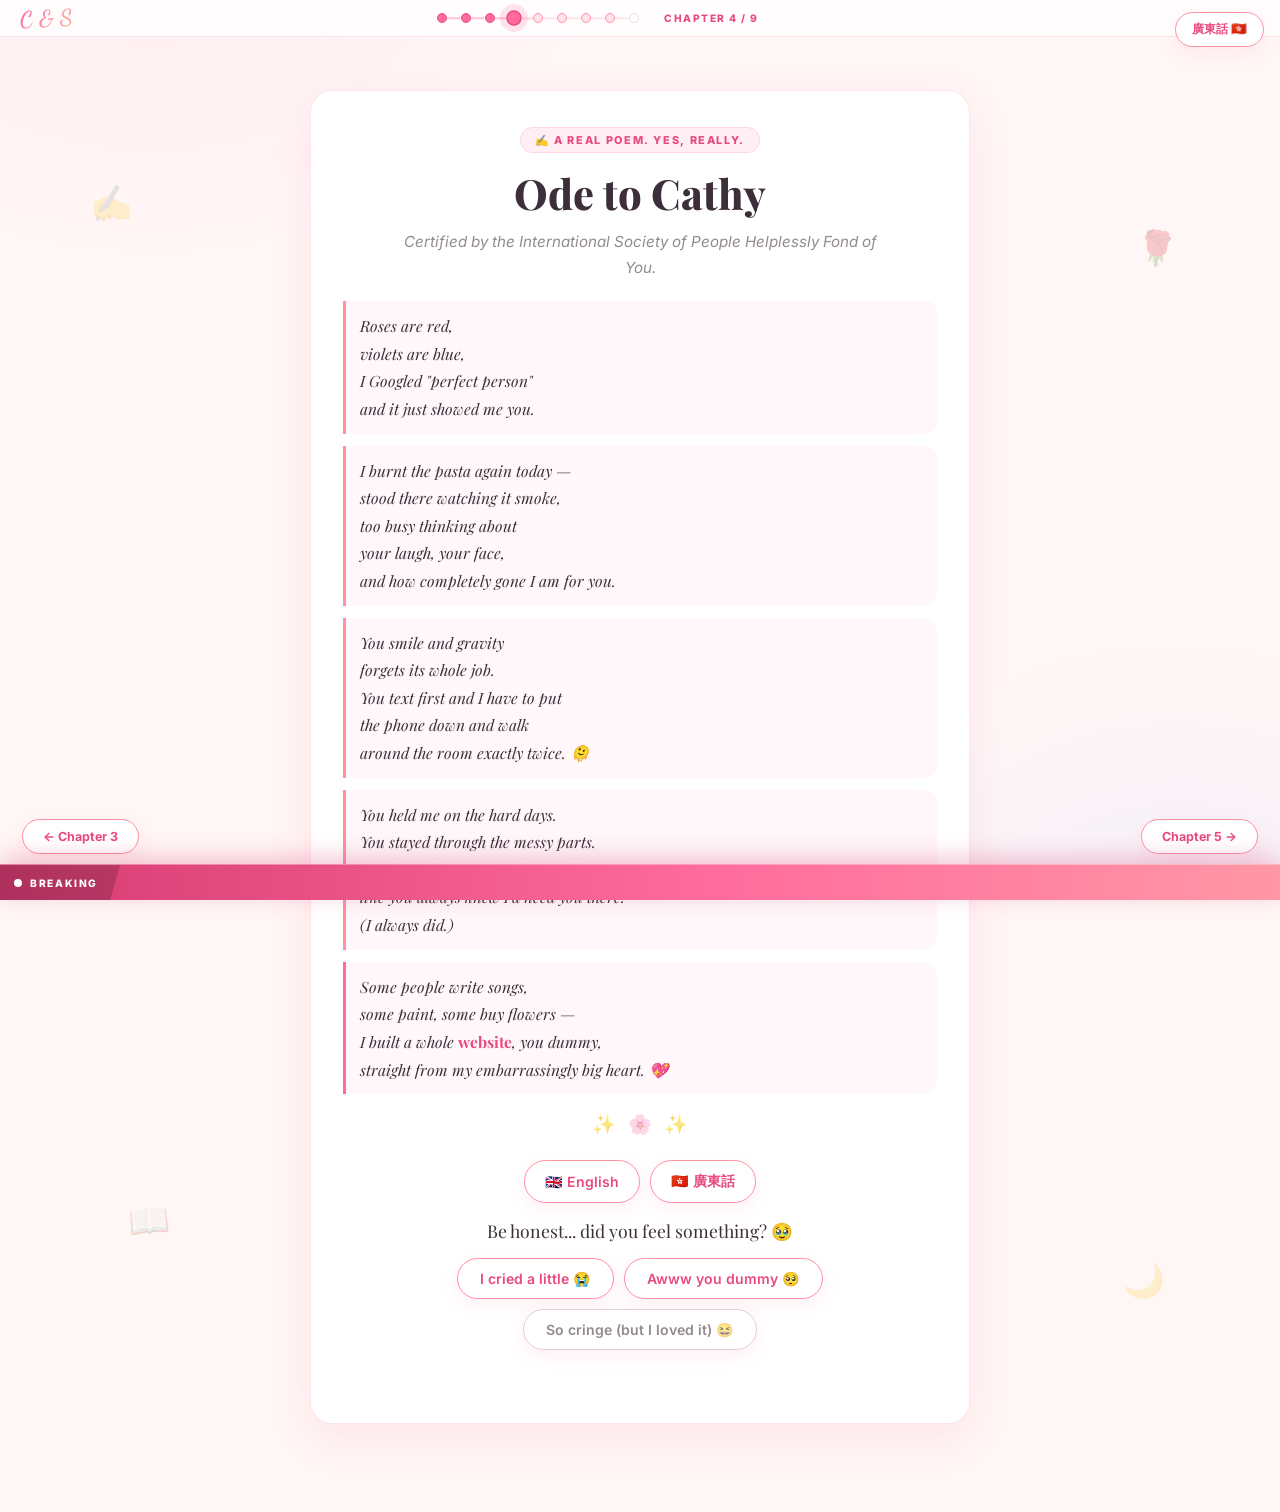
<file: poem.html>
<!DOCTYPE html>
<html lang="en">
<head>
  <meta charset="UTF-8"/>
  <meta name="viewport" content="width=device-width, initial-scale=1.0"/>
  <title>Chapter 4 — The Poem ✍️</title>
  <link rel="preconnect" href="https://fonts.googleapis.com"/>
  <link href="https://fonts.googleapis.com/css2?family=Playfair+Display:ital,wght@0,400;0,700;0,900;1,400&family=Inter:wght@300;400;500;600;700;800&family=Dancing+Script:wght@600;700&display=swap" rel="stylesheet"/>
  <link rel="stylesheet" href="style.css?v=15"/>
</head>
<body>
  <canvas id="starsCanvas"></canvas>
  <div class="particles" id="particles"></div>
  <button class="lang-toggle" onclick="toggleLang()"><span id="langLabel">廣東話 🇭🇰</span></button>

  <nav class="chapter-nav">
    <span class="chapter-brand">C &amp; S</span>
    <div class="chapter-dots">
      <a href="index.html"    class="cdot page-link" title="Ch 1"></a>
      <a href="evidence.html" class="cdot page-link" title="Ch 2"></a>
      <a href="contract.html" class="cdot page-link" title="Ch 3"></a>
      <a href="poem.html"     class="cdot active"    title="Ch 4 — The Poem"></a>
      <a href="quiz.html"     class="cdot"           title="Ch 5"></a>
      <a href="husband.html"  class="cdot"           title="Ch 6"></a>
      <a href="proposal.html" class="cdot"           title="Ch 7"></a>
      <a href="love.html"     class="cdot"           title="Ch 8"></a>
      <a href="yes.html"      class="cdot"           title="Ch 9"></a>
    </div>
    <span class="chapter-label" data-en="Chapter 4 / 9" data-hk="第 四 章 / 9">Chapter 4 / 9</span>
  </nav>

  <section class="sec">
    <div class="deco d1">✍️</div><div class="deco d2">🌹</div>
    <div class="deco d3">📖</div><div class="deco d4">🌙</div>
    <div class="wrap">

      <div class="card reveal">
        <div class="tag"
             data-en="✍️ a real poem. yes, really."
             data-hk="✍️ 一首真詩。係，真嘅。">✍️ a real poem. yes, really.</div>

        <h2 data-en="Ode to Cathy" data-hk="Cathy頌">Ode to Cathy</h2>

        <p class="sec-note"
           data-en="Certified by the International Society of People Helplessly Fond of You (est. the moment I met you)."
           data-hk="由國際無可救藥鍾意你人士協會認證（成立於我遇見你嗰刻）。">
          Certified by the International Society of People Helplessly Fond of You.
        </p>

        <div class="poem-box">
          <div class="poem-en" id="poemEn">

            <p class="poem-line">
              Roses are red,<br>
              violets are blue,<br>
              I Googled "perfect person"<br>
              and it just showed me you.
            </p>

            <p class="poem-line">
              I burnt the pasta again today —<br>
              stood there watching it smoke,<br>
              too busy thinking about<br>
              your laugh, your face,<br>
              and how completely gone I am for you.
            </p>

            <p class="poem-line">
              You smile and gravity<br>
              forgets its whole job.<br>
              You text first and I have to put<br>
              the phone down and walk<br>
              around the room exactly twice. 🫠
            </p>

            <p class="poem-line">
              You held me on the hard days.<br>
              You stayed through the messy parts.<br>
              You showed up — quietly, steadily,<br>
              like you always knew I'd need you there.<br>
              (I always did.)
            </p>

            <p class="poem-line poem-final">
              Some people write songs,<br>
              some paint, some buy flowers —<br>
              I built a whole <em>website</em>, you dummy,<br>
              straight from my embarrassingly big heart. 💖
            </p>

          </div>

          <div class="poem-div"><span>✨</span><span>🌸</span><span>✨</span></div>

          <div class="poem-hk" id="poemHk" style="display:none">

            <p class="poem-line">
              玫瑰係紅色，<br>
              紫羅蘭係藍色，<br>
              我Google「最完美嘅人」，<br>
              佢就show咗你出嚟。
            </p>

            <p class="poem-line">
              我今日又煮燶咗意粉——<br>
              企喺度睇住佢冒煙，<br>
              淨係諗住你嘅笑聲、你嘅樣，<br>
              同我有幾完全為你而瘋。
            </p>

            <p class="poem-line">
              你一笑，地心吸力<br>
              突然唔記得做嘢。<br>
              你先send訊息，我要放低電話<br>
              喺房間行足兩圈先平靜返。🫠
            </p>

            <p class="poem-line">
              喺我最難熬嘅日子，你撐住我。<br>
              你喺一片混亂中留低。<br>
              你出現——安靜地、堅定地，<br>
              好似你一早知道我需要你。<br>
              （我係需要。）
            </p>

            <p class="poem-line poem-final">
              有人寫情歌，<br>
              有人畫畫、有人買花——<br>
              我整咗成個<em>網站</em>俾你，蠢蛋，<br>
              由我個大得出奇嘅蠢心而發。💖
            </p>

          </div>
        </div>

        <div style="margin-top:24px;text-align:center">
          <div style="display:flex;gap:10px;justify-content:center;flex-wrap:wrap;margin-bottom:12px">
            <button class="q-btn" onclick="switchPoem('en')" id="btnEn"
                    data-en="🇬🇧 English" data-hk="🇬🇧 英文">🇬🇧 English</button>
            <button class="q-btn" onclick="switchPoem('hk')" id="btnHk"
                    data-en="🇭🇰 廣東話" data-hk="🇭🇰 廣東話">🇭🇰 廣東話</button>
          </div>

          <p class="q-prompt" style="margin-top:16px"
             data-en="Be honest... did you feel something? 🥹"
             data-hk="老實講... 你有感受到嘢嗎？🥹">Be honest... did you feel something? 🥹</p>
          <div style="display:flex;gap:10px;justify-content:center;flex-wrap:wrap" id="poemBtns">
            <button class="q-pick" onclick="reactPoem(this,'cried')"
                    data-en="I cried a little 😭" data-hk="我喊咗少少 😭">I cried a little 😭</button>
            <button class="q-pick" onclick="reactPoem(this,'awww')"
                    data-en="Awww you dummy 🥺" data-hk="Awww你個蠢蛋 🥺">Awww you dummy 🥺</button>
            <button class="q-pick ghost" onclick="reactPoem(this,'cringe')"
                    data-en="So cringe (but I loved it) 😆" data-hk="好核突（但我鍾意）😆">So cringe (but I loved it) 😆</button>
          </div>
          <p class="q-response" id="poemResp"></p>
          <div id="nextBtn" style="display:none;margin-top:20px">
            <button class="btn btn-primary" onclick="goNext()">
              <span data-en="Chapter 5 — The Quiz →" data-hk="第五章 — 測驗 →">Chapter 5 — The Quiz →</span>
            </button>
          </div>
        </div>
      </div>

    </div>
  </section>

  <div class="page-nav">
    <a href="contract.html" class="page-link">← Chapter 3</a>
    <span class="spacer"></span>
    <button onclick="goNext()">Chapter 5 →</button>
  </div>

  <div class="ticker-wrap">
    <div class="ticker-label">BREAKING</div>
    <div class="ticker-track"><div class="ticker-content">
      <span>Poem filed. Pasta confirmed burnt. Man claims it was "worth it". &nbsp;•&nbsp;</span>
      <span>International Society of People Helplessly Fond of Cathy reaches record membership. &nbsp;•&nbsp;</span>
      <span>Verse 4 caused 3 separate emotional crises during drafting. All worth it. &nbsp;•&nbsp;</span>
    </div></div>
  </div>

  <canvas id="confettiCanvas"></canvas>
  <script>const _PAGE="poem.html"; const _PAGE_IDX=3;</script>
  <script src="script.js?v=15"></script>
  <script>
    function switchPoem(l) {
      document.getElementById('poemEn').style.display = l==='en' ? 'flex' : 'none';
      document.getElementById('poemHk').style.display = l==='hk' ? 'flex' : 'none';
      // re-trigger reveal
      document.querySelectorAll('.poem-line').forEach((line,i) => {
        line.classList.remove('visible');
        setTimeout(() => line.classList.add('visible'), i * 180);
      });
    }
    function reactPoem(btn, key) {
      document.getElementById('poemBtns').querySelectorAll('.q-pick').forEach(b => { b.disabled=true; if(b!==btn) b.classList.add('faded'); });
      btn.classList.add('selected');
      const msgs = {
        cried:  { en:"Don't cry! Okay, cry a little. I'm crying too. 😭💕", hk:"唔好喊！好啦喊少少。我都喊緊。😭💕" },
        awww:   { en:"YOUR dummy. Specifically. Forever. 🥺", hk:"係你嘅蠢蛋。特登咁。永遠。🥺" },
        cringe: { en:"Cringe is just love with confidence. 😆💖", hk:"核突即係有自信嘅愛。😆💖" }
      };
      const r = document.getElementById('poemResp');
      r.textContent = msgs[key][lang]; r.classList.add('show');
      document.getElementById('nextBtn').style.display = 'block';
    }
  </script>
</body>
</html>
</file>
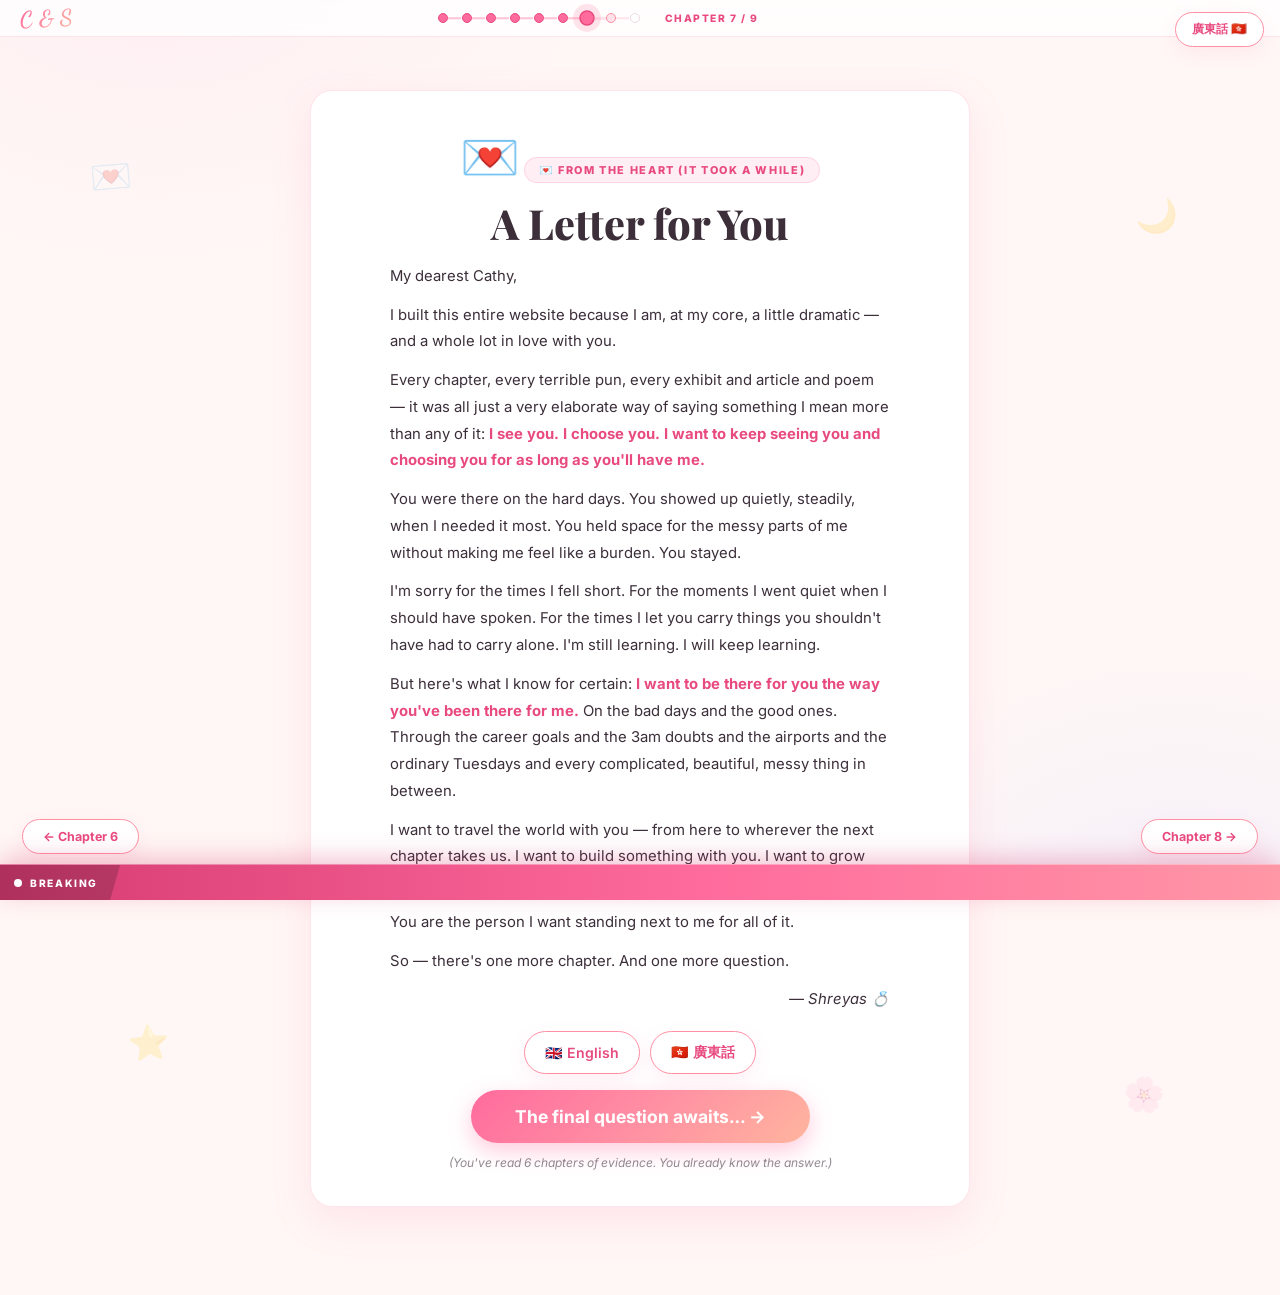
<file: proposal.html>
<!DOCTYPE html>
<html lang="en">
<head>
  <meta charset="UTF-8"/>
  <meta name="viewport" content="width=device-width, initial-scale=1.0"/>
  <title>Chapter 7 — The Letter 💌</title>
  <link rel="preconnect" href="https://fonts.googleapis.com"/>
  <link href="https://fonts.googleapis.com/css2?family=Playfair+Display:ital,wght@0,400;0,700;0,900;1,400&family=Inter:wght@300;400;500;600;700;800&family=Dancing+Script:wght@600;700&display=swap" rel="stylesheet"/>
  <link rel="stylesheet" href="style.css?v=15"/>
</head>
<body>
  <canvas id="starsCanvas"></canvas>
  <div class="particles" id="particles"></div>
  <button class="lang-toggle" onclick="toggleLang()"><span id="langLabel">廣東話 🇭🇰</span></button>

  <nav class="chapter-nav">
    <span class="chapter-brand">C &amp; S</span>
    <div class="chapter-dots">
      <a href="index.html"    class="cdot page-link" title="Ch 1"></a>
      <a href="evidence.html" class="cdot page-link" title="Ch 2"></a>
      <a href="contract.html" class="cdot page-link" title="Ch 3"></a>
      <a href="poem.html"     class="cdot page-link" title="Ch 4"></a>
      <a href="quiz.html"     class="cdot page-link" title="Ch 5"></a>
      <a href="husband.html"  class="cdot page-link" title="Ch 6"></a>
      <a href="proposal.html" class="cdot active"    title="Ch 7 — The Letter"></a>
      <a href="love.html"     class="cdot"           title="Ch 8"></a>
      <a href="yes.html"      class="cdot"           title="Ch 9"></a>
    </div>
    <span class="chapter-label" data-en="Chapter 7 / 9" data-hk="第 七 章 / 9">Chapter 7 / 9</span>
  </nav>

  <section class="sec">
    <div class="deco d1">💌</div><div class="deco d2">🌙</div>
    <div class="deco d3">⭐</div><div class="deco d4">🌸</div>
    <div class="wrap">
      <div class="card proposal-card reveal">

        <span class="ring-float">💌</span>

        <div class="tag"
             data-en="💌 from the heart (it took a while)"
             data-hk="💌 由心而來（花咗一段時間）">💌 from the heart (it took a while)</div>

        <h2 data-en="A Letter for You" data-hk="一封給你嘅信">A Letter for You</h2>

        <div class="letter" id="letterEn">
          <p>My dearest Cathy,</p>

          <p>I built this entire website because I am, at my core, a little dramatic — and a whole lot in love with you.</p>

          <p>Every chapter, every terrible pun, every exhibit and article and poem — it was all just a very elaborate way of saying something I mean more than any of it: <strong>I see you. I choose you. I want to keep seeing you and choosing you for as long as you'll have me.</strong></p>

          <p>You were there on the hard days. You showed up quietly, steadily, when I needed it most. You held space for the messy parts of me without making me feel like a burden. You stayed.</p>

          <p>I'm sorry for the times I fell short. For the moments I went quiet when I should have spoken. For the times I let you carry things you shouldn't have had to carry alone. I'm still learning. I will keep learning.</p>

          <p>But here's what I know for certain: <strong>I want to be there for you the way you've been there for me.</strong> On the bad days and the good ones. Through the career goals and the 3am doubts and the airports and the ordinary Tuesdays and every complicated, beautiful, messy thing in between.</p>

          <p>I want to travel the world with you — from here to wherever the next chapter takes us. I want to build something with you. I want to grow with you.</p>

          <p>You are the person I want standing next to me for all of it.</p>

          <p>So — there's one more chapter. And one more question.</p>

          <p style="text-align:right"><em>— Shreyas 💍</em></p>
        </div>

        <div class="letter letter-hk" id="letterHk" style="display:none">
          <p>我最親愛嘅Cathy，</p>

          <p>我整咗成個網站，因為我骨子裡有少少戲劇化——同非常非常愛你。</p>

          <p>每一章、每個爛諧音梗、每件證物同每條合約條款同每首詩——全部都係一個非常複雜嘅方式去講一件我比任何嘢都更認真嘅事：<strong>我看見你。我選擇你。只要你願意，我想永遠咁看見你、選擇你。</strong></p>

          <p>你喺我最難熬嘅日子出現。你靜靜地、穩定地出現，在我最需要你嘅時候。你包容咗我亂糟糟嘅一面，冇令我覺得係負擔。你留低咗。</p>

          <p>對唔住我有時未做到。對唔住我本應開口時選擇沉默。對唔住有時讓你承受了不應該獨自承受嘅嘢。我仲喺學習中。我會繼續學習。</p>

          <p>但有一件事我非常確定：<strong>我想以你陪伴我嘅方式陪伴你。</strong> 喺壞日子同好日子。喺事業目標同凌晨3點嘅懷疑同機場同平凡嘅星期二同每一件複雜、美麗、混亂嘅事之中。</p>

          <p>我想同你一齊環遊世界——由呢度去到下一章帶我哋去嘅任何地方。我想同你一齊建立嘢。我想同你一齊成長。</p>

          <p>你係我想要站在我身旁嘅那個人。</p>

          <p>所以——仲有最後一章。同最後一個問題。</p>

          <p style="text-align:right"><em>— Shreyas 💍</em></p>
        </div>

        <div style="display:flex;gap:10px;justify-content:center;margin:18px 0 8px">
          <button class="q-btn" onclick="switchLetter('en')" data-en="🇬🇧 English" data-hk="🇬🇧 英文">🇬🇧 English</button>
          <button class="q-btn" onclick="switchLetter('hk')" data-en="🇭🇰 廣東話" data-hk="🇭🇰 廣東話">🇭🇰 廣東話</button>
        </div>

        <div style="text-align:center;margin-top:16px">
          <button class="btn btn-primary btn-huge pulse-btn" onclick="goNext()">
            <span data-en="The final question awaits… →" data-hk="最後一個問題等緊你… →">The final question awaits… →</span>
          </button>
          <p class="maybe-note" style="margin-top:12px"
             data-en="(You've read 6 chapters of evidence. You already know the answer.)"
             data-hk="（你已睇完6章嘅證據。你已經知道答案。）">
            (You've read 6 chapters of evidence. You already know the answer.)
          </p>
        </div>

      </div>
    </div>
  </section>

  <div class="page-nav">
    <a href="husband.html" class="page-link">← Chapter 6</a>
    <span class="spacer"></span>
    <button onclick="goNext()">Chapter 8 →</button>
  </div>

  <div class="ticker-wrap">
    <div class="ticker-label">BREAKING</div>
    <div class="ticker-track"><div class="ticker-content">
      <span>Letter filed. Man reportedly cried writing paragraph 4. Denies it. &nbsp;•&nbsp;</span>
      <span>7 chapters of evidence. One question remains. Court is in session. &nbsp;•&nbsp;</span>
      <span>Three mystery IKEA screws still unaccounted for. Unrelated but ongoing. &nbsp;•&nbsp;</span>
    </div></div>
  </div>

  <canvas id="confettiCanvas"></canvas>
  <script>const _PAGE="proposal.html"; const _PAGE_IDX=6;</script>
  <script src="script.js?v=15"></script>
  <script>
    function switchLetter(l) {
      document.getElementById('letterEn').style.display = l==='en' ? 'flex' : 'none';
      document.getElementById('letterHk').style.display = l==='hk' ? 'flex' : 'none';
    }
  </script>
</body>
</html>
</file>
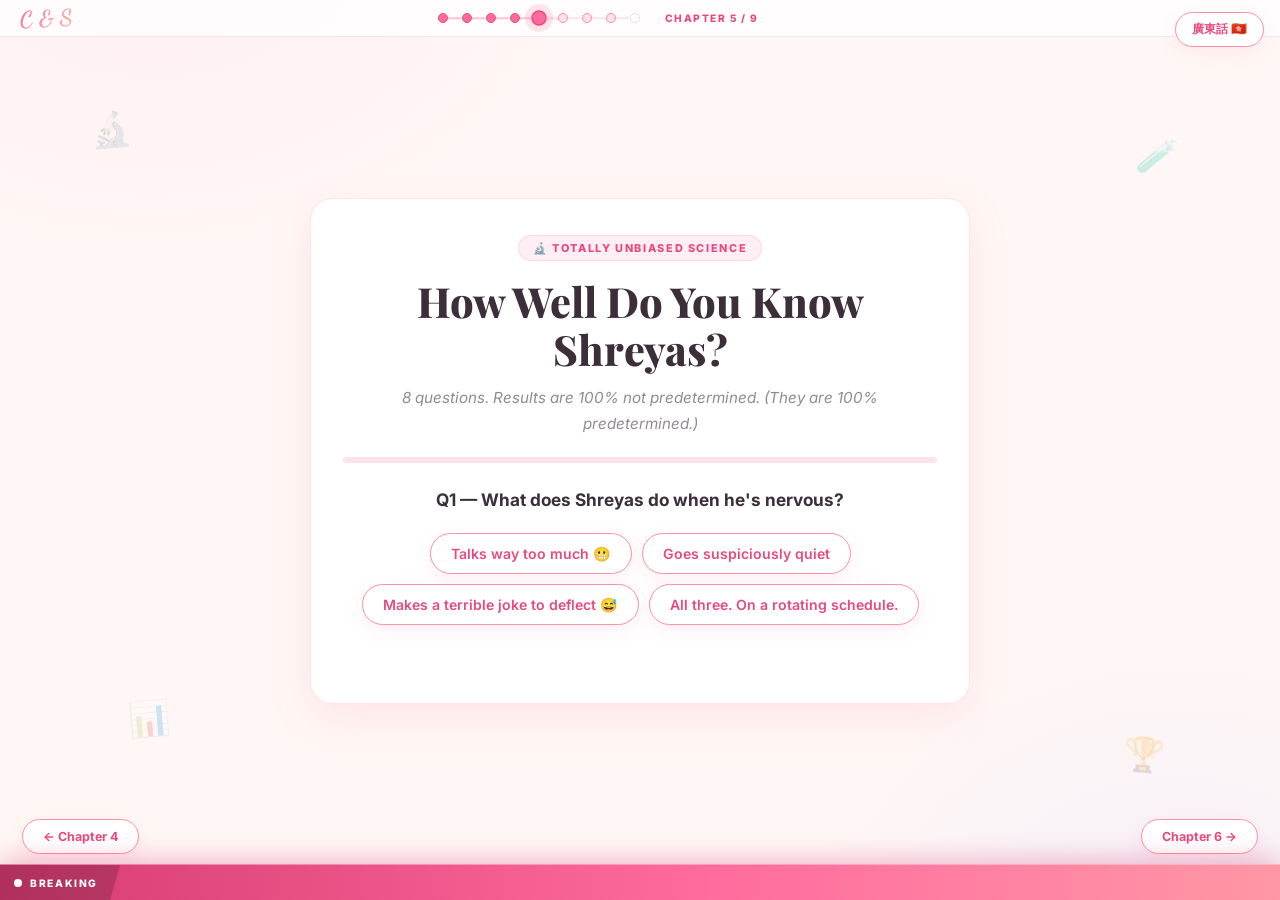
<file: quiz.html>
<!DOCTYPE html>
<html lang="en">
<head>
  <meta charset="UTF-8"/>
  <meta name="viewport" content="width=device-width, initial-scale=1.0"/>
  <title>Chapter 5 — The Quiz 🔬</title>
  <link rel="preconnect" href="https://fonts.googleapis.com"/>
  <link href="https://fonts.googleapis.com/css2?family=Playfair+Display:ital,wght@0,400;0,700;0,900;1,400&family=Inter:wght@300;400;500;600;700;800&family=Dancing+Script:wght@600;700&display=swap" rel="stylesheet"/>
  <link rel="stylesheet" href="style.css?v=15"/>
</head>
<body>
  <canvas id="starsCanvas"></canvas>
  <div class="particles" id="particles"></div>
  <button class="lang-toggle" onclick="toggleLang()"><span id="langLabel">廣東話 🇭🇰</span></button>

  <nav class="chapter-nav">
    <span class="chapter-brand">C &amp; S</span>
    <div class="chapter-dots">
      <a href="index.html"    class="cdot page-link" title="Ch 1"></a>
      <a href="evidence.html" class="cdot page-link" title="Ch 2"></a>
      <a href="contract.html" class="cdot page-link" title="Ch 3"></a>
      <a href="poem.html"     class="cdot page-link" title="Ch 4"></a>
      <a href="quiz.html"     class="cdot active"    title="Ch 5 — The Quiz"></a>
      <a href="husband.html"  class="cdot"           title="Ch 6"></a>
      <a href="proposal.html" class="cdot"           title="Ch 7"></a>
      <a href="love.html"     class="cdot"           title="Ch 8"></a>
      <a href="yes.html"      class="cdot"           title="Ch 9"></a>
    </div>
    <span class="chapter-label" data-en="Chapter 5 / 9" data-hk="第 五 章 / 9">Chapter 5 / 9</span>
  </nav>

  <section class="sec">
    <div class="deco d1">🔬</div><div class="deco d2">🧪</div>
    <div class="deco d3">📊</div><div class="deco d4">🏆</div>
    <div class="wrap">
      <div class="card glass reveal">

        <div class="tag"
             data-en="🔬 totally unbiased science"
             data-hk="🔬 完全公正嘅科學">🔬 totally unbiased science</div>

        <h2 data-en="How Well Do You Know Shreyas?"
            data-hk="你有幾了解Shreyas？">How Well Do You Know Shreyas?</h2>

        <p class="sec-note"
           data-en="8 questions. Results are 100% not predetermined. (They are 100% predetermined.)"
           data-hk="8條問題。結果100%唔係預設嘅。（佢哋100%係預設嘅。）">
          8 questions. Results are 100% not predetermined. (They are 100% predetermined.)
        </p>

        <div class="quiz-progress-bar">
          <div class="quiz-progress-fill" id="qProgress" style="width:0%"></div>
        </div>

        <div class="quiz-wrap">

          <!-- Q1 -->
          <div class="q-step active" id="qs1">
            <p class="q-text" data-en="Q1 — What does Shreyas do when he's nervous?" data-hk="問題1 — Shreyas緊張時會做咩？">Q1 — What does Shreyas do when he's nervous?</p>
            <div class="q-opts">
              <button class="q-btn" onclick="nextStep('qs1','qs2',12)" data-en="Talks way too much 😬" data-hk="講多咗好多 😬">Talks way too much 😬</button>
              <button class="q-btn" onclick="nextStep('qs1','qs2',12)" data-en="Goes suspiciously quiet" data-hk="變得可疑咁安靜">Goes suspiciously quiet</button>
              <button class="q-btn" onclick="nextStep('qs1','qs2',12)" data-en="Makes a terrible joke to deflect 😅" data-hk="講個爛笑話轉移注意 😅">Makes a terrible joke to deflect 😅</button>
              <button class="q-btn" onclick="nextStep('qs1','qs2',12)" data-en="All three. On a rotating schedule." data-hk="以上全部。以輪流方式。">All three. On a rotating schedule.</button>
            </div>
          </div>

          <!-- Q2 -->
          <div class="q-step" id="qs2">
            <p class="q-text" data-en="Q2 — Shreyas just stole the last fry off your plate. He:" data-hk="問題2 — Shreyas啱啱偷咗你碟上最後一條薯條。佢：">Q2 — Shreyas just stole the last fry off your plate. He:</p>
            <div class="q-opts">
              <button class="q-btn" onclick="nextStep('qs2','qs3',25)" data-en="Pretends it never happened 🙃" data-hk="假裝從未發生 🙃">Pretends it never happened 🙃</button>
              <button class="q-btn" onclick="nextStep('qs2','qs3',25)" data-en="Immediately offers to order more 🥺" data-hk="立即提議再叫多份 🥺">Immediately offers to order more 🥺</button>
              <button class="q-btn" onclick="nextStep('qs2','qs3',25)" data-en="Says 'you weren't gonna eat it anyway' 😏" data-hk="話「你都唔係要食㗎」😏">Says "you weren't gonna eat it anyway" 😏</button>
              <button class="q-btn" onclick="nextStep('qs2','qs3',25)" data-en="Gives the most charming smile and hopes for the best" data-hk="展示最迷人嘅笑容然後祈禱">Gives the most charming smile and hopes for the best</button>
            </div>
          </div>

          <!-- Q3 -->
          <div class="q-step" id="qs3">
            <p class="q-text" data-en="Q3 — It's 2am. You get a '?' from Shreyas. No context. You:" data-hk="問題3 — 凌晨2點。你收到Shreyas發嘅「？」。冇前文後理。你：">Q3 — It's 2am. You get just a "?" from Shreyas. No context. You:</p>
            <div class="q-opts">
              <button class="q-btn" onclick="nextStep('qs3','qs4',37)" data-en="Reply '??' and start a whole conversation 😂" data-hk="回「？？」然後開始一個完整嘅對話 😂">Reply "??" and start a whole conversation 😂</button>
              <button class="q-btn" onclick="nextStep('qs3','qs4',37)" data-en="Already know exactly what he means 🙃" data-hk="已經完全知道佢想講咩 🙃">Already know exactly what he means 🙃</button>
              <button class="q-btn" onclick="nextStep('qs3','qs4',37)" data-en="Screenshot it. This is evidence now." data-hk="截圖。呢個而家係證據。">Screenshot it. This is evidence now.</button>
              <button class="q-btn" onclick="nextStep('qs3','qs4',37)" data-en="Was already awake waiting for it 👀" data-hk="本身已經醒住等緊 👀">Was already awake waiting for it 👀</button>
            </div>
          </div>

          <!-- Q4 -->
          <div class="q-step" id="qs4">
            <p class="q-text" data-en="Q4 — 3am. The blanket has MYSTERIOUSLY migrated to Shreyas's side. Again. You:" data-hk="問題4 — 凌晨3點。被子「神秘地」又移去Shreyas嗰邊。又一次。你：">Q4 — 3am. The blanket has MYSTERIOUSLY migrated to Shreyas's side. Again. You:</p>
            <div class="q-opts">
              <button class="q-btn" onclick="nextStep('qs4','qs5',50)" data-en="Full tactical blanket reclaim operation 🪖" data-hk="全面戰術奪被行動 🪖">Full tactical blanket reclaim operation 🪖</button>
              <button class="q-btn" onclick="nextStep('qs4','qs5',50)" data-en="Just steal his warmth instead 🐧" data-hk="索性偷佢嘅體溫 🐧">Just steal his warmth instead 🐧</button>
              <button class="q-btn" onclick="nextStep('qs4','qs5',50)" data-en="Cold war. Silent. Devastating. 🥶" data-hk="冷戰。無聲。毀滅性。🥶">Cold war. Silent. Devastating. 🥶</button>
              <button class="q-btn" onclick="nextStep('qs4','qs5',50)" data-en="Sigh lovingly. Plot revenge. Cuddle. 😤💕" data-hk="深情嘆氣。密謀報復。擁抱。😤💕">Sigh lovingly. Plot revenge. Cuddle. 😤💕</button>
            </div>
          </div>

          <!-- Q5 -->
          <div class="q-step" id="qs5">
            <p class="q-text" data-en="Q5 — Shreyas makes a truly terrible pun. Your honest reaction:" data-hk="問題5 — Shreyas講咗一個極之爛嘅諧音梗。你誠實嘅反應：">Q5 — Shreyas makes a truly terrible pun. Your honest reaction:</p>
            <div class="q-opts">
              <button class="q-btn" onclick="nextStep('qs5','qs6',62)" data-en="Groan loudly. Secretly love it. 😩💖" data-hk="大聲呻吟。內心其實鍾意。😩💖">Groan loudly. Secretly love it. 😩💖</button>
              <button class="q-btn" onclick="nextStep('qs5','qs6',62)" data-en="Laugh before he finishes saying it 😂" data-hk="佢未講完我就笑咗 😂">Laugh before he finishes saying it 😂</button>
              <button class="q-btn" onclick="nextStep('qs5','qs6',62)" data-en="Walk away. Return in 3 seconds. 🚶💨" data-hk="走開。3秒後返嚟。🚶💨">Walk away. Return in 3 seconds. 🚶💨</button>
              <button class="q-btn" onclick="nextStep('qs5','qs6',62)" data-en="Threaten divorce. We're not even married. 💀" data-hk="威脅離婚。我哋仲未結婚。💀">Threaten divorce. We're not even married. 💀</button>
            </div>
          </div>

          <!-- Q6 -->
          <div class="q-step" id="qs6">
            <p class="q-text" data-en="Q6 — Shreyas is confidently giving directions. You're 99% sure he's wrong. You:" data-hk="問題6 — Shreyas好自信咁指路。你99%肯定佢錯。你：">Q6 — Shreyas is confidently giving directions. You're 99% sure he's wrong. You:</p>
            <div class="q-opts">
              <button class="q-btn" onclick="nextStep('qs6','qs7',75)" data-en="Already opened Google Maps quietly 🗺️" data-hk="已經靜靜地開咗Google地圖 🗺️">Already opened Google Maps quietly 🗺️</button>
              <button class="q-btn" onclick="nextStep('qs6','qs7',75)" data-en="Let him cook. Then say 'told you.' 😌" data-hk="俾佢試。然後講「我講咗㗎」😌">Let him cook. Then say "told you." 😌</button>
              <button class="q-btn" onclick="nextStep('qs6','qs7',75)" data-en="Getting lost together is honestly kind of fun 🌍" data-hk="老實講一齊迷路都幾好玩 🌍">Getting lost together is honestly kind of fun 🌍</button>
              <button class="q-btn" onclick="nextStep('qs6','qs7',75)" data-en="Nod. Smile. Prepare emotionally for being lost. 😇" data-hk="點頭。微笑。在情感上準備好迷路。😇">Nod. Smile. Prepare emotionally for being lost. 😇</button>
            </div>
          </div>

          <!-- Q7 -->
          <div class="q-step" id="qs7">
            <p class="q-text" data-en="Q7 — Be honest. How many times have you re-read his messages?" data-hk="問題7 — 老實講。你重睇過佢嘅訊息幾多次？">Q7 — Be honest. How many times have you re-read his messages?</p>
            <div class="q-opts">
              <button class="q-btn" onclick="nextStep('qs7','qs8',87)" data-en="Zero. (This is a lie.) 🤥" data-hk="零次。（呢個係大話。）🤥">Zero. (This is a lie.) 🤥</button>
              <button class="q-btn" onclick="nextStep('qs7','qs8',87)" data-en="A completely normal amount 😇" data-hk="一個完全正常嘅次數 😇">A completely normal amount 😇</button>
              <button class="q-btn" onclick="nextStep('qs7','qs8',87)" data-en="I have favourites. I've memorised them. 🥹" data-hk="我有最愛嘅幾條。我已經背熟咗。🥹">I have favourites. I've memorised them. 🥹</button>
              <button class="q-btn" onclick="nextStep('qs7','qs8',87)" data-en="NEXT QUESTION. NEXT QUESTION. 🏃" data-hk="下一題。下一題。🏃">NEXT QUESTION. NEXT QUESTION. 🏃</button>
            </div>
          </div>

          <!-- Q8 -->
          <div class="q-step" id="qs8">
            <p class="q-text" data-en="Q8 — Final question. What do you know for sure about Shreyas?" data-hk="問題8 — 最後一題。你對Shreyas最確定嘅事係咩？">Q8 — Final question. What do you know for sure about Shreyas?</p>
            <div class="q-opts">
              <button class="q-btn" onclick="showQuizResult()" data-en="He loves me more than he lets on 💖" data-hk="佢愛我多過他表現出來 💖">He loves me more than he lets on 💖</button>
              <button class="q-btn" onclick="showQuizResult()" data-en="He'd do anything to make me smile 🥺" data-hk="佢會做任何事令我微笑 🥺">He'd do anything to make me smile 🥺</button>
              <button class="q-btn" onclick="showQuizResult()" data-en="He's mine and I'm his. Obviously. 😤" data-hk="佢係我嘅，我係佢嘅。梗係。😤">He's mine and I'm his. Obviously. 😤</button>
              <button class="q-btn" onclick="showQuizResult()" data-en="I know everything. I win. 🏆" data-hk="我知道一切。我贏。🏆">I know everything. I win. 🏆</button>
            </div>
          </div>

          <!-- Result -->
          <div class="q-result hidden" id="qResult">
            <div class="score-ring">
              <svg viewBox="0 0 110 110">
                <circle class="ring-bg"   cx="55" cy="55" r="52"/>
                <circle class="ring-fill" cx="55" cy="55" r="52" id="ringFill"/>
              </svg>
              <span class="score-num" id="scoreNum">0%</span>
            </div>
            <p class="result-title"
               data-en="CERTIFIED CATHY KNOWS SHREYAS EXPERT 🏆"
               data-hk="認證Cathy了解Shreyas專家 🏆">CERTIFIED CATHY KNOWS SHREYAS EXPERT 🏆</p>
            <p class="result-note"
               data-en="The algorithm ran the numbers. Then it ran them again. Then it cried a little. Nobody on this planet knows Shreyas better than you do — his nervous jokes, his blanket crimes, his terrible puns, his 2am question marks. You know all of it. You stayed for all of it."
               data-hk="演算法計算咗數字。然後再計一次。然後喊咗少少。地球上冇人比你更了解Shreyas——佢緊張時嘅爛笑話、佢偷被嘅罪行、佢爛諧音梗、佢凌晨2點嘅問號。你知道一切。你為一切而留低。">
              Nobody on this planet knows Shreyas better than you do — his nervous jokes, his blanket crimes, his terrible puns, his 2am question marks. You know all of it. You stayed for all of it. That's the whole test, really. 💖
            </p>
            <p class="ev-verdict" style="margin-top:16px"
               data-en="And here's the thing: the more someone truly knows you, the easier it is to walk away. You never did. You know every messy detail and you chose to stay anyway. That's not just love. That's rare."
               data-hk="而且係呢——一個人越真正了解你，就越容易離開。但你從來冇。你知道每一個亂糟糟嘅細節，但你依然選擇留下。呢個唔只係愛。係珍貴。">
              And here's the thing: the more someone truly knows you, the easier it is to walk away. You never did. That's not just love. That's rare. 🥹
            </p>
            <div style="margin-top:22px">
              <button class="btn btn-primary" onclick="goNext()">
                <span data-en="Chapter 6 — The Resume →" data-hk="第六章 — 履歷表 →">Chapter 6 — The Resume →</span>
              </button>
            </div>
          </div>

        </div>
      </div>
    </div>
  </section>

  <div class="page-nav">
    <a href="poem.html" class="page-link">← Chapter 4</a>
    <span class="spacer"></span>
    <button onclick="goNext()">Chapter 6 →</button>
  </div>

  <div class="ticker-wrap">
    <div class="ticker-label">BREAKING</div>
    <div class="ticker-track"><div class="ticker-content">
      <span>Compatibility algorithm crashes. Gives up. Returns result of ∞. &nbsp;•&nbsp;</span>
      <span>Blanket migration now classified as a recurring international incident. &nbsp;•&nbsp;</span>
      <span>Scientists confirm: she knows him better than he knows himself. &nbsp;•&nbsp;</span>
    </div></div>
  </div>

  <canvas id="confettiCanvas"></canvas>
  <script>const _PAGE="quiz.html"; const _PAGE_IDX=4;</script>
  <script src="script.js?v=15"></script>
</body>
</html>
</file>
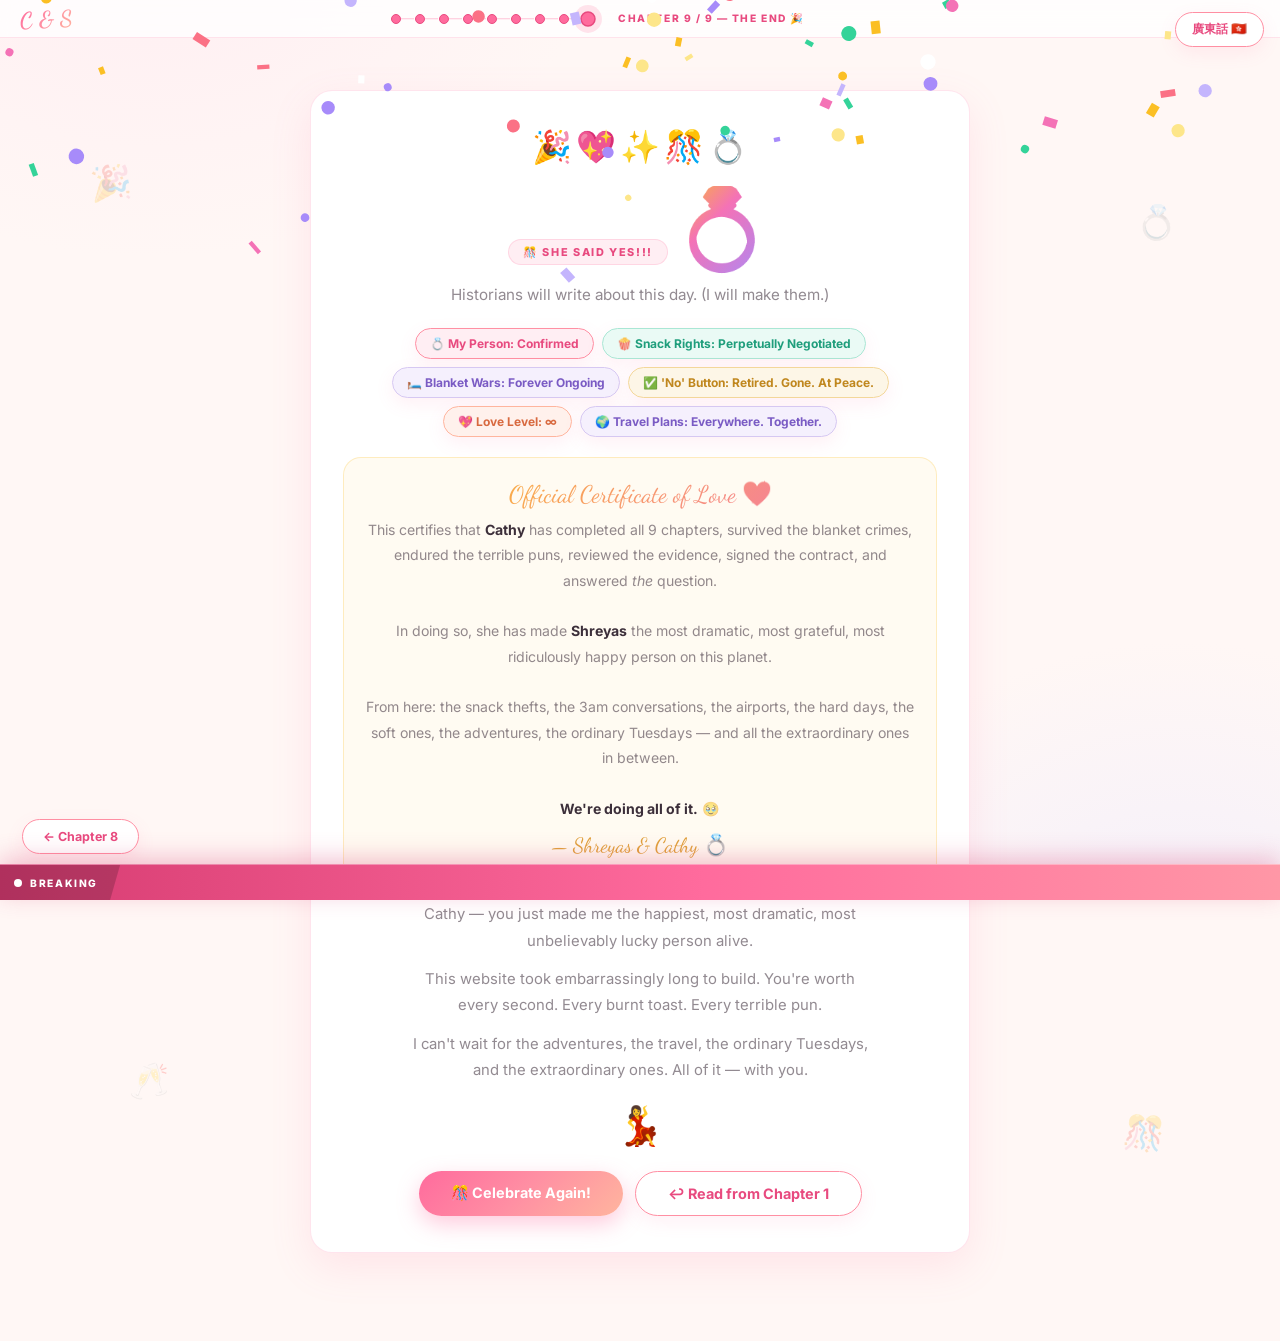
<file: yes.html>
<!DOCTYPE html>
<html lang="en">
<head>
  <meta charset="UTF-8"/>
  <meta name="viewport" content="width=device-width, initial-scale=1.0"/>
  <title>Chapter 9 — She Said YES 🎉</title>
  <link rel="preconnect" href="https://fonts.googleapis.com"/>
  <link href="https://fonts.googleapis.com/css2?family=Playfair+Display:ital,wght@0,400;0,700;0,900;1,400&family=Inter:wght@300;400;500;600;700;800&family=Dancing+Script:wght@600;700&display=swap" rel="stylesheet"/>
  <link rel="stylesheet" href="style.css?v=15"/>
  <style>
    .yes-title {
      font-family:'Dancing Script',cursive; font-weight:700;
      font-size:clamp(2.8rem,9vw,5rem); line-height:1.1;
      background:linear-gradient(135deg,#fbbf24 0%,#f472b6 40%,#a78bfa 100%);
      -webkit-background-clip:text; -webkit-text-fill-color:transparent; background-clip:text;
      margin:12px 0 8px;
    }
    .cert-box {
      background:rgba(251,191,36,.06);
      border:1px solid rgba(251,191,36,.25);
      border-radius:18px; padding:22px 20px; margin:20px 0;
      text-align:center;
    }
    .cert-title {
      font-family:'Dancing Script',cursive; font-size:1.5rem;
      background:linear-gradient(135deg,#fbbf24,#f472b6);
      -webkit-background-clip:text; -webkit-text-fill-color:transparent; background-clip:text;
      margin-bottom:8px;
    }
    .cert-body { font-size:.88rem; color:var(--text-s); line-height:1.8; }
    .cert-body strong { color:var(--text); }
    .cert-sig {
      font-family:'Dancing Script',cursive; font-size:1.3rem;
      color:var(--gold); margin-top:12px; display:block;
    }
    .firework { font-size:2rem; display:inline-block; animation:fireworkPop .6s cubic-bezier(.34,1.8,.64,1) both; }
    @keyframes fireworkPop { from { opacity:0; transform:scale(0) rotate(-20deg); } }
    .firework:nth-child(1) { animation-delay:.1s; }
    .firework:nth-child(2) { animation-delay:.25s; }
    .firework:nth-child(3) { animation-delay:.4s; }
    .firework:nth-child(4) { animation-delay:.55s; }
    .firework:nth-child(5) { animation-delay:.7s; }
  </style>
</head>
<body>
  <canvas id="starsCanvas"></canvas>
  <div class="particles" id="particles"></div>
  <button class="lang-toggle" onclick="toggleLang()"><span id="langLabel">廣東話 🇭🇰</span></button>

  <nav class="chapter-nav">
    <span class="chapter-brand">C &amp; S</span>
    <div class="chapter-dots">
      <a href="index.html"    class="cdot page-link" title="Ch 1"></a>
      <a href="evidence.html" class="cdot page-link" title="Ch 2"></a>
      <a href="contract.html" class="cdot page-link" title="Ch 3"></a>
      <a href="poem.html"     class="cdot page-link" title="Ch 4"></a>
      <a href="quiz.html"     class="cdot page-link" title="Ch 5"></a>
      <a href="husband.html"  class="cdot page-link" title="Ch 6"></a>
      <a href="proposal.html" class="cdot page-link" title="Ch 7"></a>
      <a href="love.html"     class="cdot page-link" title="Ch 8"></a>
      <a href="yes.html"      class="cdot active"    title="Ch 9 — She Said Yes"></a>
    </div>
    <span class="chapter-label" data-en="Chapter 9 / 9 — THE END 🎉" data-hk="第 九 章 / 9 — 完結 🎉">Chapter 9 / 9 — THE END 🎉</span>
  </nav>

  <section class="sec">
    <div class="deco d1">🎉</div><div class="deco d2">💍</div>
    <div class="deco d3">🥂</div><div class="deco d4">🎊</div>
    <div class="wrap">
      <div class="card celebrate-card reveal">

        <div style="margin-bottom:8px">
          <span class="firework">🎉</span>
          <span class="firework">💖</span>
          <span class="firework">✨</span>
          <span class="firework">🎊</span>
          <span class="firework">💍</span>
        </div>

        <div class="tag"
             data-en="🎊 she said yes!!!"
             data-hk="🎊 佢答應咗!!!">🎊 she said yes!!!</div>

        <p class="yes-title" id="celebEmoji">She said yes.</p>

        <p class="celeb-sub"
           data-en="Historians will write about this day. (I will make them.)"
           data-hk="歷史學家將會記載呢一日。（我會逼佢哋。）">
          Historians will write about this day. (I will make them.)
        </p>

        <div class="badges">
          <span class="badge" data-en="💍 My Person: Confirmed" data-hk="💍 我嘅人：已確認">💍 My Person: Confirmed</span>
          <span class="badge" data-en="🍿 Snack Rights: Perpetually Negotiated" data-hk="🍿 零食權：永久談判中">🍿 Snack Rights: Perpetually Negotiated</span>
          <span class="badge" data-en="🛏️ Blanket Wars: Forever Ongoing" data-hk="🛏️ 被子大戰：永遠持續">🛏️ Blanket Wars: Forever Ongoing</span>
          <span class="badge" data-en="✅ 'No' Button: Retired. Gone. At Peace." data-hk="✅「唔係」掣：退役。離開。安息。">✅ 'No' Button: Retired. Gone. At Peace.</span>
          <span class="badge" data-en="💖 Love Level: ∞" data-hk="💖 愛情等級：∞">💖 Love Level: ∞</span>
          <span class="badge" data-en="🌍 Travel Plans: Everywhere. Together." data-hk="🌍 旅行計劃：去所有地方。一齊。">🌍 Travel Plans: Everywhere. Together.</span>
        </div>

        <div class="cert-box">
          <p class="cert-title" data-en="Official Certificate of Love 💖" data-hk="官方愛情證書 💖">Official Certificate of Love 💖</p>
          <div class="cert-body" id="certEn">
            This certifies that <strong>Cathy</strong> has completed all 9 chapters,
            survived the blanket crimes, endured the terrible puns,
            reviewed the evidence, signed the contract,
            and answered <em>the</em> question.<br><br>
            In doing so, she has made <strong>Shreyas</strong>
            the most dramatic, most grateful, most ridiculously happy person on this planet.<br><br>
            From here: the snack thefts, the 3am conversations, the airports,
            the hard days, the soft ones, the adventures,
            the ordinary Tuesdays — and all the extraordinary ones in between.<br><br>
            <strong>We're doing all of it.</strong> 🥹
          </div>
          <div class="cert-body" id="certHk" style="display:none">
            茲證明 <strong>Cathy</strong> 已完成全部9章，
            捱過咗被子罪案，忍受咗爛諧音梗，
            審閱咗證據，簽署咗合約，
            並回答咗<em>那個</em>問題。<br><br>
            咁樣做，佢令到 <strong>Shreyas</strong>
            成為呢個地球上最戲劇化、最感激、最荒謬快樂嘅人。<br><br>
            由呢刻起：零食偷竊、凌晨3點嘅對話、機場、
            艱難嘅日子、溫柔嘅日子、冒險、
            平凡嘅星期二——同所有中間非凡嘅日子。<br><br>
            <strong>我哋一齊去做所有嘢。</strong> 🥹
          </div>
          <span class="cert-sig">— Shreyas &amp; Cathy 💍</span>
        </div>

        <div class="celeb-text">
          <p data-en="Cathy — you just made me the happiest, most dramatic, most unbelievably lucky person alive."
             data-hk="Cathy — 你令我成為世界上最快樂、最戲劇化、最難以置信地幸運嘅人。">
            Cathy — you just made me the happiest, most dramatic, most unbelievably lucky person alive.
          </p>
          <p data-en="This website took embarrassingly long to build. You are worth every single second of it. Every burnt piece of toast. Every terrible pun."
             data-hk="呢個網站花咗尷尬地長時間去建立。你值得每一秒。每一片焗焦嘅多士。每個爛諧音梗。">
            This website took embarrassingly long to build. You're worth every second. Every burnt toast. Every terrible pun.
          </p>
          <p data-en="I can't wait for the adventures. The travel. The ordinary Tuesdays. The extraordinary ones. All of it — with you."
             data-hk="我等唔切去迎接冒險。旅行。平凡嘅星期二。非凡嘅日子。全部——同你一齊。">
            I can't wait for the adventures, the travel, the ordinary Tuesdays, and the extraordinary ones. All of it — with you.
          </p>
        </div>

        <span class="dancer">💃</span>

        <div style="margin-top:22px;display:flex;gap:12px;justify-content:center;flex-wrap:wrap">
          <button class="btn btn-primary" onclick="launchConfetti()">
            <span data-en="🎊 Celebrate Again!" data-hk="🎊 再慶祝一次！">🎊 Celebrate Again!</span>
          </button>
          <a href="index.html" class="btn btn-ghost">
            <span data-en="↩ Read from Chapter 1" data-hk="↩ 由第一章重讀">↩ Read from Chapter 1</span>
          </a>
        </div>

      </div>
    </div>
  </section>

  <div class="page-nav">
    <a href="love.html" class="page-link">← Chapter 8</a>
    <span class="spacer"></span>
  </div>

  <div class="ticker-wrap">
    <div class="ticker-label">BREAKING</div>
    <div class="ticker-track"><div class="ticker-content">
      <span data-en="SHE SAID YES. Shreyas reportedly cannot stop smiling. Doctors say it's permanent. &nbsp;•&nbsp;" data-hk="佢答應咗。Shreyas據報停唔到笑。醫生話係永久性嘅。&nbsp;•&nbsp;">SHE SAID YES. Shreyas reportedly cannot stop smiling. Doctors say it's permanent. &nbsp;•&nbsp;</span>
      <span data-en="'No' button permanently retired. Thrown into the sun. At peace. &nbsp;•&nbsp;" data-hk="「唔係」掣永久退役。被扔進太陽。安息。&nbsp;•&nbsp;">'No' button permanently retired. Thrown into the sun. At peace. &nbsp;•&nbsp;</span>
      <span data-en="Snack treaty signed. Both parties satisfied. Blanket war ongoing. Nation at peace. &nbsp;•&nbsp;" data-hk="零食協議已簽署。雙方滿意。被子大戰持續。國家和平。&nbsp;•&nbsp;">Snack treaty signed. Blanket war ongoing. Nation at peace. &nbsp;•&nbsp;</span>
      <span data-en="Love level: ∞. Measuring equipment destroyed. Scientists weeping. &nbsp;•&nbsp;" data-hk="愛情等級：∞。測量設備已損毀。科學家哭泣中。&nbsp;•&nbsp;">Love level: ∞. Measuring equipment destroyed. Scientists weeping. &nbsp;•&nbsp;</span>
    </div></div>
  </div>

  <canvas id="confettiCanvas"></canvas>
  <script>const _PAGE="yes.html"; const _PAGE_IDX=8;</script>
  <script src="script.js?v=15"></script>
  <script>
    /* switch certificate language */
    function toggleLang() {
      lang = lang === 'en' ? 'hk' : 'en';
      localStorage.setItem('cathyLang', lang);
      const lbl = document.getElementById('langLabel');
      if (lbl) lbl.textContent = lang === 'en' ? '廣東話 🇭🇰' : 'English 🇬🇧';
      applyLang();
      document.getElementById('certEn').style.display = lang==='en' ? 'block' : 'none';
      document.getElementById('certHk').style.display = lang==='hk' ? 'block' : 'none';
    }
  </script>
</body>
</html>
</file>
<file: style.css>
/* ===================================================================
   CATHY 💖 — CLEAN LIGHT THEME v10
   =================================================================== */
:root {
  --bg:      #fff7f5;
  --bg2:     #ffeef2;
  --bg3:     #f3effb;
  --text:    #3c2f3a;
  --text-s:  rgba(60,47,58,0.56);
  --pink:    #ff6b9d;
  --pink-d:  #e84a7f;
  --coral:   #ff8fa3;
  --peach:   #ffb59e;
  --gold:    #e0a13c;
  --teal:    #3bbf9a;
  --lav:     #a78bdc;
  --card:    #ffffff;
  --border:  rgba(255,107,157,0.18);
  --r:       22px;
  --shadow:  0 14px 40px rgba(255,107,157,0.13);
  --shadow-s:0 6px 18px rgba(255,107,157,0.10);
  --grad:    linear-gradient(135deg,#ff6b9d 0%,#ff8fa3 50%,#ffb59e 100%);
  --grad-g:  linear-gradient(135deg,#e0a13c 0%,#ff6b9d 100%);
  /* aliases so every class resolves */
  --purple:var(--lav); --violet:var(--lav); --rose:var(--pink); --rose-l:var(--coral);
  --gold2:var(--gold); --blush:var(--coral); --border-s:rgba(60,47,58,0.08);
  --glow:0 6px 24px rgba(255,107,157,0.18);
}

*,*::before,*::after { margin:0; padding:0; box-sizing:border-box; }
html { scroll-behavior:smooth; font-size:16px; }

body {
  font-family:'Inter',sans-serif;
  color:var(--text);
  background:
    radial-gradient(ellipse 800px 600px at 12% -8%, var(--bg2) 0%, transparent 55%),
    radial-gradient(ellipse 700px 600px at 92% 108%, var(--bg3) 0%, transparent 55%),
    var(--bg);
  background-attachment:fixed;
  min-height:100vh;
  overflow-x:hidden;
  animation:pageFadeIn .5s ease;
}
body.page-out { animation:pageFadeOut .28s ease forwards; }
@keyframes pageFadeIn  { from { opacity:0; transform:translateY(8px); } to { opacity:1; transform:none; } }
@keyframes pageFadeOut { to   { opacity:0; transform:translateY(-6px); } }

/* stars + particles were dark-theme only — hidden for the clean light look */
#starsCanvas { display:none !important; }
.particles    { display:none !important; }

/* ===================== CHAPTER NAV ===================== */
.chapter-nav {
  position:fixed; top:0; left:0; right:0; z-index:900;
  display:flex; align-items:center; justify-content:center; gap:14px;
  padding:12px 115px 12px 24px;
  background:rgba(255,255,255,0.78);
  backdrop-filter:blur(18px); -webkit-backdrop-filter:blur(18px);
  border-bottom:1px solid var(--border);
}
.chapter-brand {
  position:absolute; left:20px; top:50%; transform:translateY(-50%) rotate(-3deg);
  font-family:'Dancing Script',cursive; font-weight:700; font-size:1.4rem;
  background:var(--grad); -webkit-background-clip:text; -webkit-text-fill-color:transparent; background-clip:text;
}
.chapter-dots { display:flex; align-items:center; }
.cdot {
  position:relative; width:10px; height:10px; border-radius:50%;
  background:#ffe2ea; border:1.5px solid var(--coral);
  display:inline-block; text-decoration:none; margin:0 7px;
  transition:all .3s cubic-bezier(.34,1.56,.64,1);
}
.cdot::after {
  content:''; position:absolute; top:50%; left:100%;
  width:14px; height:1.5px; transform:translateY(-50%);
  background:var(--border);
}
.chapter-dots .cdot:last-child::after { display:none; }
.cdot.done { background:var(--pink); border-color:var(--pink-d); }
.cdot.done::after { background:rgba(255,107,157,.4); }
.cdot.active {
  background:var(--pink); border-color:var(--pink-d); transform:scale(1.55);
  box-shadow:0 0 0 4px rgba(255,107,157,0.18);
}
.cdot.locked { background:#fff; border-color:#ecd9df; }
.cdot:not(.active):not(.locked):hover { transform:scale(1.35); background:var(--coral); }
.chapter-label, .chapter-info {
  font-size:.64rem; font-weight:800; color:var(--pink-d);
  letter-spacing:.15em; text-transform:uppercase; margin-left:4px;
}
.chapter-info { display:none; }

/* ===================== LANG TOGGLE ===================== */
.lang-toggle {
  position:fixed; top:12px; right:16px; z-index:1000;
  background:#fff; border:1.5px solid var(--coral);
  color:var(--pink-d); font-family:'Inter',sans-serif;
  font-size:.78rem; font-weight:700;
  padding:8px 16px; border-radius:50px; cursor:pointer;
  box-shadow:var(--shadow-s);
  transition:all .2s ease;
}
.lang-toggle:hover { background:var(--pink); color:#fff; border-color:var(--pink); }

/* ===================== PAGE NAV ===================== */
.page-nav {
  position:fixed; bottom:46px; left:0; right:0;
  display:flex; align-items:center; justify-content:space-between;
  padding:0 22px; z-index:800; pointer-events:none;
}
.page-nav a, .page-nav button {
  pointer-events:all;
  background:#fff; border:1.5px solid var(--coral);
  color:var(--pink-d); font-family:'Inter',sans-serif;
  font-size:.78rem; font-weight:700;
  padding:9px 20px; border-radius:50px; cursor:pointer; text-decoration:none;
  box-shadow:var(--shadow-s); transition:all .2s ease;
}
.page-nav a:hover, .page-nav button:hover { background:var(--pink); color:#fff; border-color:var(--pink); transform:translateY(-1px); }
.page-nav .spacer { flex:1; }

/* ===================== LAYOUT ===================== */
.sec {
  position:relative; min-height:100vh;
  display:flex; align-items:center; justify-content:center;
  padding:90px 20px 88px; z-index:2;
}
.wrap { width:100%; max-width:660px; margin:0 auto; text-align:center; position:relative; z-index:2; }

/* static corner decorations (no animation) */
.deco { position:absolute; font-size:2.1rem; opacity:.2; pointer-events:none; z-index:1; transform:rotate(-5deg); }
.d1 { top:12%; left:7%; }
.d2 { top:15%; right:8%; transform:rotate(5deg); }
.d3 { bottom:18%; left:10%; }
.d4 { bottom:14%; right:9%; transform:rotate(5deg); }

/* ===================== CARDS ===================== */
.card, .glass {
  background:var(--card);
  border:1px solid var(--border);
  border-radius:var(--r);
  padding:36px 32px;
  box-shadow:var(--shadow);
  position:relative;
}

/* ===================== TYPOGRAPHY ===================== */
.tag, .sec-label, .eyebrow {
  display:inline-block; font-size:.68rem; font-weight:800;
  letter-spacing:.15em; text-transform:uppercase;
  color:var(--pink-d);
  background:#ffeef3; border:1px solid var(--border);
  padding:5px 14px; border-radius:50px; margin-bottom:16px;
}
.hero-h1 {
  font-family:'Playfair Display',serif; font-weight:900;
  font-size:clamp(2.2rem,7vw,4.2rem); line-height:1.06; color:var(--text);
  margin-bottom:16px;
}
.grad, .grad-text {
  background:var(--grad);
  -webkit-background-clip:text; -webkit-text-fill-color:transparent; background-clip:text;
}
h2 {
  font-family:'Playfair Display',serif; font-weight:800;
  font-size:clamp(1.7rem,5vw,2.6rem); color:var(--text);
  margin-bottom:12px; line-height:1.15;
}
.hero-p, .sec-note, .lead, .celeb-sub {
  font-size:.95rem; color:var(--text-s); line-height:1.72;
  max-width:500px; margin:0 auto 20px;
}
.sec-note { font-style:italic; }

/* ===================== BUTTONS ===================== */
.btn {
  display:inline-block; font-family:'Inter',sans-serif;
  font-weight:700; font-size:.9rem; cursor:pointer;
  padding:13px 32px; border-radius:50px; text-decoration:none;
  border:none; transition:all .2s cubic-bezier(.34,1.56,.64,1);
}
.btn-primary {
  background:var(--grad); color:#fff;
  box-shadow:0 8px 22px rgba(255,107,157,.35);
}
.btn-primary:hover { transform:translateY(-3px) scale(1.03); box-shadow:0 14px 32px rgba(255,107,157,.45); }
.btn-ghost {
  background:#fff; border:1.5px solid var(--coral); color:var(--pink-d);
  box-shadow:var(--shadow-s);
}
.btn-ghost:hover { background:#ffeef3; transform:translateY(-2px); }
.btn-yes {
  background:var(--grad); color:#fff;
  box-shadow:0 8px 24px rgba(255,107,157,.4);
}
.btn-yes:hover { transform:translateY(-4px) scale(1.04); box-shadow:0 16px 38px rgba(255,107,157,.5); }
.btn-huge { font-size:1.1rem; padding:16px 44px; }
.btn-no {
  background:#f6f2fd; border:1.5px dashed #b9a3e8;
  color:#7a5bc4; font-weight:700; white-space:nowrap;
}
.btn-row { display:flex; gap:14px; justify-content:center; align-items:center; flex-wrap:wrap; margin-top:8px; }
.pulse-btn { animation:pulseBeat 1.9s ease-in-out infinite; }
@keyframes pulseBeat { 0%,100% { transform:scale(1); box-shadow:0 8px 24px rgba(255,107,157,.4); } 50% { transform:scale(1.05); box-shadow:0 12px 34px rgba(255,107,157,.55); } }
@keyframes btnPulse  { 0%,100% { transform:scale(1); } 50% { transform:scale(1.05); } }

/* ===================== SCROLL DOT ===================== */
.scroll-dot {
  width:22px; height:36px; border:1.5px solid var(--coral);
  border-radius:50px; margin:28px auto 0; position:relative;
}
.scroll-dot::after {
  content:''; position:absolute; top:6px; left:50%; transform:translateX(-50%);
  width:5px; height:5px; border-radius:50%; background:var(--pink);
  animation:scrollPulse 1.5s ease-in-out infinite;
}
@keyframes scrollPulse { 0% { top:6px; opacity:1; } 100% { top:22px; opacity:0; } }
@keyframes scrollBlink { 0%,100% { opacity:.25; } 50% { opacity:1; } }

/* ===================== LOVE METER ===================== */
.love-meter-wrap { display:flex; align-items:center; gap:12px; max-width:320px; margin:20px auto; }
.love-meter-icon { font-size:1.4rem; animation:heartBeat 1.3s ease-in-out infinite; }
@keyframes heartBeat { 0%,100% { transform:scale(1); } 25% { transform:scale(1.2); } 50% { transform:scale(.96); } }
.love-meter-track { flex:1; height:12px; background:#ffe2ea; border-radius:50px; overflow:hidden; border:1px solid var(--border); }
.love-meter-fill { height:100%; width:0%; background:var(--grad); border-radius:50px; transition:width .5s ease; }

/* ===================== QUIZ ===================== */
.quiz-progress-bar { height:6px; background:#ffe2ea; border-radius:50px; overflow:hidden; margin:18px 0 24px; }
.quiz-progress-fill, #qProgress { height:100%; width:0%; background:var(--grad); border-radius:50px; transition:width .4s ease; }
.quiz-wrap { position:relative; min-height:180px; }
.q-step { display:none; }
.q-step.active { display:block; animation:fadeSlideIn .4s ease; }
@keyframes fadeSlideIn { from { opacity:0; transform:translateY(16px); } to { opacity:1; transform:none; } }
.q-text { font-size:1.08rem; font-weight:700; margin-bottom:20px; color:var(--text); line-height:1.5; }
.q-opts { display:flex; flex-wrap:wrap; gap:10px; justify-content:center; }
.q-btn {
  background:#fff; border:1.5px solid var(--coral); color:var(--pink-d);
  font-family:'Inter',sans-serif; font-size:.88rem; font-weight:600;
  padding:11px 20px; border-radius:50px; cursor:pointer;
  box-shadow:var(--shadow-s); transition:all .2s ease;
}
.q-btn:hover { background:var(--grad); color:#fff; border-color:transparent; transform:translateY(-2px); }
.q-result { text-align:center; }
.score-ring { position:relative; width:120px; height:120px; margin:0 auto 16px; }
.score-ring svg { transform:rotate(-90deg); width:120px; height:120px; }
.ring-bg   { fill:none; stroke:#ffe2ea; stroke-width:7; }
.ring-fill { fill:none; stroke:var(--pink); stroke-width:7; stroke-linecap:round; stroke-dasharray:327; stroke-dashoffset:327; transition:stroke-dashoffset .05s linear; }
.score-num { position:absolute; inset:0; display:flex; align-items:center; justify-content:center; font-family:'Playfair Display',serif; font-weight:900; font-size:1.9rem; color:var(--pink-d); }
.result-title { font-family:'Playfair Display',serif; font-weight:800; font-size:1.3rem; color:var(--text); margin-bottom:10px; }
.result-note { font-size:.9rem; color:var(--text-s); line-height:1.7; max-width:440px; margin:0 auto 8px; }
.q-result.hidden { display:none !important; }

/* ===================== EVIDENCE ===================== */
.ev-grid { display:grid; grid-template-columns:repeat(2,1fr); gap:14px; margin:8px 0 22px; }
.ev-card {
  background:#fff; border:1px solid var(--border);
  border-radius:16px; padding:18px 14px; text-align:center;
  box-shadow:var(--shadow-s); transition:all .25s ease;
}
.ev-card:hover { transform:translateY(-4px); box-shadow:var(--shadow); border-color:var(--coral); }
.ev-top { font-size:.64rem; font-weight:800; letter-spacing:.1em; text-transform:uppercase; color:var(--pink-d); margin-bottom:8px; }
.ev-big { font-family:'Playfair Display',serif; font-weight:900; font-size:2.2rem; background:var(--grad); -webkit-background-clip:text; -webkit-text-fill-color:transparent; background-clip:text; line-height:1.1; margin-bottom:6px; }
.ev-headline { font-family:'Playfair Display',serif; font-weight:700; font-size:.88rem; color:var(--text); line-height:1.45; margin-bottom:6px; }
.ev-label { font-size:.8rem; font-weight:600; color:var(--text); margin-bottom:3px; }
.ev-note  { font-size:.7rem; color:var(--text-s); font-style:italic; }
.ev-verdict {
  font-size:.9rem; font-weight:600; color:var(--text); line-height:1.65;
  background:#ffeef3; border:1px dashed var(--coral);
  border-radius:14px; padding:14px 16px; max-width:560px; margin:0 auto;
}

/* ===================== CONTRACT ===================== */
.parchment { background:#fffdf6 !important; border-color:rgba(224,161,60,.3) !important; }
.parchment-inner { text-align:left; margin-top:8px; }
.ct-title { font-family:'Playfair Display',serif; font-weight:800; font-size:.95rem; text-align:center; color:var(--gold); letter-spacing:.04em; margin-bottom:18px; }
.ct-list { list-style:none; display:flex; flex-direction:column; gap:12px; }
.ct-item {
  display:flex; gap:10px; align-items:flex-start;
  font-size:.88rem; line-height:1.62; color:var(--text);
  opacity:0; transform:translateX(-12px); transition:all .5s ease;
  background:#fffdf6; border:1px solid rgba(224,161,60,.18); border-radius:12px; padding:10px 12px;
}
.ct-item.visible { opacity:1; transform:translateX(0); }
.cn { font-family:'Playfair Display',serif; font-weight:800; color:var(--gold); flex-shrink:0; min-width:30px; }
.ct-sign { text-align:center; margin-top:20px; font-size:.82rem; color:var(--text-s); line-height:1.6; }
.ct-sign em { color:var(--gold); font-weight:700; }
.stamp {
  position:absolute; top:16px; right:16px; transform:rotate(-16deg) scale(0);
  font-family:'Playfair Display',serif; font-weight:900; font-size:.8rem;
  color:#fff; background:var(--teal); padding:7px 12px; border-radius:8px;
  box-shadow:0 4px 12px rgba(59,191,154,.3);
  transition:transform .5s cubic-bezier(.34,1.8,.64,1);
}
.stamp.visible { transform:rotate(-16deg) scale(1); }

/* ===================== POEM ===================== */
.poem-box { margin-top:8px; }
.poem-en, .poem-hk { display:flex; flex-direction:column; gap:12px; }
.poem-line {
  font-family:'Playfair Display',serif; font-size:.97rem; line-height:1.78;
  color:var(--text); font-style:italic;
  background:#fff7fa;
  border-left:3px solid var(--coral);
  border-radius:0 12px 12px 0; padding:11px 14px; text-align:left;
  opacity:0; transform:translateX(-14px); transition:all .6s ease;
}
.poem-line.visible { opacity:1; transform:translateX(0); }
.poem-final { border-left-color:var(--pink); }
.poem-final em, .poem-line em { font-style:normal; font-weight:700; color:var(--pink-d); }
.poem-div { display:flex; gap:12px; justify-content:center; font-size:1.2rem; margin:18px 0; opacity:.6; }

/* ===================== HUSBAND ===================== */
.hm-list { list-style:none; display:flex; flex-direction:column; gap:10px; margin:8px 0 20px; }
.hm-item {
  display:flex; gap:10px; align-items:flex-start; text-align:left;
  font-size:.88rem; line-height:1.58; color:var(--text);
  background:#fff7fa; border:1px solid var(--border);
  border-radius:12px; padding:10px 14px;
  opacity:0; transform:translateX(-16px); transition:all .5s ease;
}
.hm-item.visible { opacity:1; transform:translateX(0); }
.hm-icon { font-size:1.1rem; flex-shrink:0; }
.hm-verdict { background:#ffeef3; border:1px dashed var(--coral); border-radius:16px; padding:18px; text-align:center; }
.hm-score { font-family:'Playfair Display',serif; font-weight:900; font-size:2.4rem; background:var(--grad); -webkit-background-clip:text; -webkit-text-fill-color:transparent; background-clip:text; margin-bottom:6px; }
.hm-verdict p { font-size:.88rem; font-weight:600; color:var(--text-s); line-height:1.5; }

/* ===================== PROPOSAL / LOVE ===================== */
.proposal-card, .love-card { text-align:center; }
.ring-float, .ring-icon { font-size:3rem; display:inline-block; animation:ringFloat 3.2s ease-in-out infinite; margin-bottom:8px; }
@keyframes ringFloat { 0%,100% { transform:translateY(0) rotate(-8deg); } 50% { transform:translateY(-12px) rotate(8deg); } }
.letter { text-align:left; max-width:500px; margin:16px auto; display:flex; flex-direction:column; gap:12px; }
.letter p { font-size:.93rem; line-height:1.8; color:var(--text); }
.letter strong { color:var(--pink-d); font-weight:700; }
.letter-div { text-align:center; font-size:1.2rem; margin:8px 0; opacity:.5; }
.letter-hk { display:flex; flex-direction:column; gap:10px; padding-top:8px; border-top:1px solid var(--border); }
.letter-hk p { font-size:.88rem; color:var(--text-s); line-height:1.8; }
.prop-btns { display:flex; gap:14px; justify-content:center; align-items:center; flex-wrap:wrap; position:relative; min-height:64px; margin-top:16px; }
.escape-msg { font-size:.82rem; color:var(--pink-d); font-weight:700; margin-top:12px; min-height:20px; animation:escapePop .35s ease; }
@keyframes escapePop { from { opacity:0; transform:translateY(4px); } to { opacity:1; transform:none; } }
.maybe-note { font-size:.75rem; color:var(--text-s); font-style:italic; margin-top:10px; }

/* ===================== BIG ON-SCREEN PLEA ===================== */
.big-plea {
  position:fixed; left:50%; top:40%; transform:translate(-50%,-50%);
  z-index:7500; width:max-content; max-width:88vw; text-align:center;
  pointer-events:none; opacity:0; transition:opacity .4s ease;
  padding:22px 36px; border-radius:32px;
  background:rgba(255,255,255,0.9);
  -webkit-backdrop-filter:blur(14px); backdrop-filter:blur(14px);
  border:1px solid rgba(255,107,157,0.22);
  box-shadow:0 24px 64px rgba(232,74,127,0.26);
}
.big-plea.show { opacity:1; animation:bigPleaPop .5s cubic-bezier(.34,1.7,.5,1); }
@keyframes bigPleaPop {
  0%   { transform:translate(-50%,-50%) scale(.55); }
  60%  { transform:translate(-50%,-50%) scale(1.1); }
  100% { transform:translate(-50%,-50%) scale(1); }
}
.big-plea-emoji {
  display:block; line-height:1;
  font-size:clamp(4rem,18vw,8rem);
  filter:drop-shadow(0 10px 22px rgba(232,74,127,0.32));
  animation:pleaWobble 1.2s ease-in-out infinite;
}
@keyframes pleaWobble { 0%,100% { transform:rotate(-7deg); } 50% { transform:rotate(7deg); } }
.big-plea-text {
  display:block; margin-top:14px;
  font-family:'Playfair Display',serif; font-weight:900;
  font-size:clamp(1.6rem,6.5vw,3rem); line-height:1.12;
  background:linear-gradient(135deg,#e84a7f 0%,#ff6b9d 45%,#a78bdc 100%);
  -webkit-background-clip:text; -webkit-text-fill-color:transparent; background-clip:text;
  text-shadow:0 2px 30px rgba(255,255,255,0.6);
  padding:0 10px;
}

/* ===================== CELEBRATION ===================== */
.celebrate-card { text-align:center; }
.celeb-emoji, #celebEmoji { display:inline-block; }
.badges { display:flex; flex-wrap:wrap; gap:8px; justify-content:center; margin:20px 0; }
.badge {
  font-size:.75rem; font-weight:700; padding:7px 14px; border-radius:50px;
  background:#ffeef3; border:1px solid var(--coral); color:var(--pink-d);
  box-shadow:var(--shadow-s);
  animation:badgePop .5s cubic-bezier(.34,1.8,.64,1) both;
}
.badge:nth-child(2) { border-color:#a9e6d4; color:#1f9e7c; background:#eafaf5; }
.badge:nth-child(3) { border-color:#d6c8f2; color:#7a5bc4; background:#f5f0fd; }
.badge:nth-child(4) { border-color:#f3d79a; color:#c0871e; background:#fdf6e7; }
.badge:nth-child(5) { border-color:var(--peach); color:#d8693f; background:#fff1ec; }
.badge:nth-child(6) { border-color:#d6c8f2; color:#7a5bc4; background:#f5f0fd; }
@keyframes badgePop { from { opacity:0; transform:scale(0) rotate(-12deg); } }
.celeb-text { display:flex; flex-direction:column; gap:12px; max-width:460px; margin:0 auto 18px; }
.celeb-text p { font-size:.93rem; line-height:1.78; color:var(--text-s); }
.dancer { font-size:2.4rem; display:inline-block; animation:danceLoop 1.1s ease-in-out infinite; }
@keyframes danceLoop { 0%,100% { transform:rotate(-12deg) translateY(0); } 50% { transform:rotate(12deg) translateY(-7px); } }

/* ===================== TICKER (breaking-news lower-third) ===================== */
.ticker-wrap {
  position:fixed; bottom:0; left:0; right:0; z-index:850;
  display:flex; align-items:center;
  height:36px; overflow:hidden;
  background:linear-gradient(90deg,#d63b71 0%,#ff6b9d 55%,#ff97a6 100%);
  box-shadow:0 -6px 24px rgba(214,59,113,0.30);
  border-top:1px solid rgba(255,255,255,0.35);
}
.ticker-label {
  flex-shrink:0; display:flex; align-items:center; gap:8px;
  height:100%; padding:0 22px 0 14px;
  background:rgba(0,0,0,0.18);
  color:#fff; font-size:.64rem; font-weight:800;
  letter-spacing:.16em; text-transform:uppercase;
  clip-path:polygon(0 0, 100% 0, calc(100% - 10px) 100%, 0 100%);
}
/* pulsing LIVE dot */
.ticker-label::before {
  content:''; width:8px; height:8px; border-radius:50%;
  background:#fff; flex-shrink:0;
  box-shadow:0 0 0 0 rgba(255,255,255,0.75);
  animation:livePulse 1.4s ease-out infinite;
}
@keyframes livePulse {
  0%   { box-shadow:0 0 0 0 rgba(255,255,255,0.7); }
  70%  { box-shadow:0 0 0 8px rgba(255,255,255,0); }
  100% { box-shadow:0 0 0 0 rgba(255,255,255,0); }
}
/* soft fade at both edges of the scrolling text */
.ticker-track {
  flex:1; overflow:hidden;
  -webkit-mask-image:linear-gradient(90deg, transparent 0, #000 38px, #000 calc(100% - 38px), transparent 100%);
          mask-image:linear-gradient(90deg, transparent 0, #000 38px, #000 calc(100% - 38px), transparent 100%);
}
.ticker-content {
  display:inline-block; white-space:nowrap; padding-left:100%;
  animation:tickerScroll 30s linear infinite;
  font-size:.72rem; font-weight:600; color:#fff;
}
.ticker-content span { padding:0 4px; }
@keyframes tickerScroll { from { transform:translateX(0); } to { transform:translateX(-100%); } }

/* ===================== REVEAL ===================== */
.reveal { opacity:0; transform:translateY(22px); transition:opacity .7s ease, transform .7s ease; }
.reveal.visible { opacity:1; transform:none; }

/* ===================== INTERACTIVE JOURNEY ===================== */
.chapter { min-height:100vh; display:flex; flex-direction:column; align-items:center; justify-content:center; }
.chapter > .wrap { width:100%; }
.chapter.locked { display:none !important; }
.q-block { margin-top:28px; text-align:center; }
.q-prompt { font-family:'Playfair Display',serif; font-size:1.1rem; color:var(--text); margin-bottom:16px; }
.q-answers { display:flex; gap:12px; flex-wrap:wrap; justify-content:center; position:relative; min-height:50px; }
.q-pick {
  font-family:'Inter',sans-serif; font-size:.88rem; font-weight:600; color:var(--pink-d);
  background:#fff; border:1.5px solid var(--coral);
  border-radius:30px; padding:11px 22px; cursor:pointer;
  box-shadow:var(--shadow-s); transition:all .2s ease;
}
.q-pick:hover:not(:disabled) { background:var(--grad); color:#fff; border-color:transparent; transform:translateY(-2px); }
.q-pick.ghost { color:var(--text-s); border-color:#e3cdd5; }
.q-pick.selected { background:var(--grad) !important; color:#fff !important; border-color:transparent !important; }
.q-pick.faded { opacity:.3; }
.q-pick:disabled { cursor:default; }
.q-response {
  margin-top:16px; min-height:1.3em;
  color:var(--lav); font-family:'Playfair Display',serif; font-style:italic; font-size:1rem;
  opacity:0; transform:translateY(6px); transition:all .5s ease;
}
.q-response.show { opacity:1; transform:none; }
.scroll-hint { margin-top:30px; font-size:.75rem; letter-spacing:.08em; color:var(--text-s); animation:scrollBlink 2s ease-in-out infinite; }

/* Recap */
.recap { margin:24px auto; max-width:440px; text-align:left; border-top:1px solid var(--border); border-bottom:1px solid var(--border); padding:16px 4px; }
.recap-title { text-align:center; font-family:'Playfair Display',serif; font-size:.95rem; color:var(--pink-d); margin-bottom:14px; }
.recap-row { display:flex; justify-content:space-between; align-items:baseline; gap:12px; padding:7px 0; border-bottom:1px solid var(--border-s); }
.recap-row:last-child { border-bottom:none; }
.recap-q { font-size:.74rem; color:var(--text-s); flex-shrink:0; }
.recap-a { font-size:.86rem; color:var(--text); font-weight:600; text-align:right; }
@keyframes recapIn { from { opacity:0; transform:translateX(-8px); } to { opacity:1; transform:none; } }

/* ===================== CONFETTI CANVAS ===================== */
#confettiCanvas { position:fixed; inset:0; pointer-events:none; z-index:9999; display:none; }

/* ===================== UTIL ===================== */
.hidden { display:none !important; }
.page-link { cursor:pointer; }

/* ===================== RESPONSIVE ===================== */
@media (max-width:560px) {
  .chapter-brand { display:none; }
  .chapter-nav { padding:10px 80px 10px 14px; gap:8px; }
  .cdot { margin:0 5px; width:8px; height:8px; }
  .cdot::after { width:10px; }
  .card, .glass { padding:24px 18px; }
  .ev-grid { grid-template-columns:1fr; }
  .page-nav { bottom:40px; padding:0 12px; }
  .page-nav a, .page-nav button { padding:8px 14px; font-size:.72rem; }
  .deco { font-size:1.6rem; }
  .q-opts { gap:8px; }
  .q-btn { font-size:.82rem; padding:9px 16px; }
}
</file>
